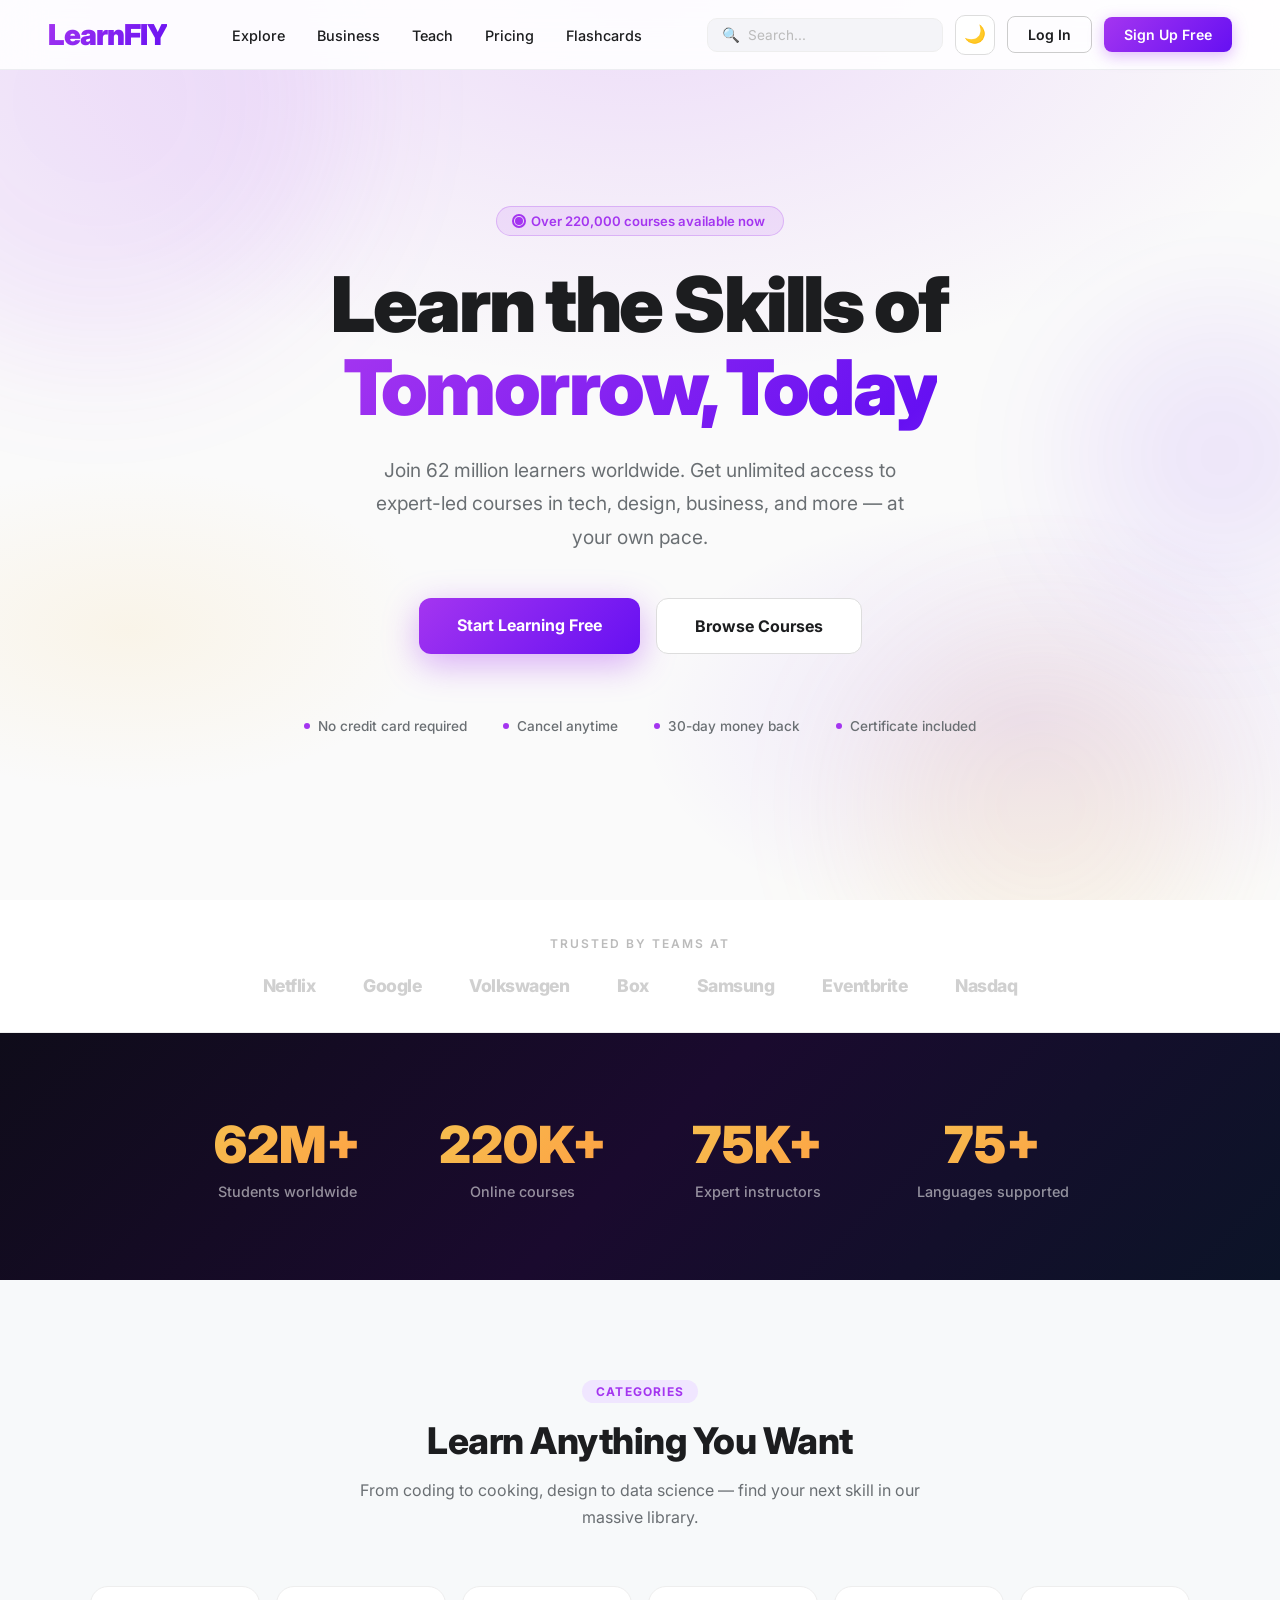
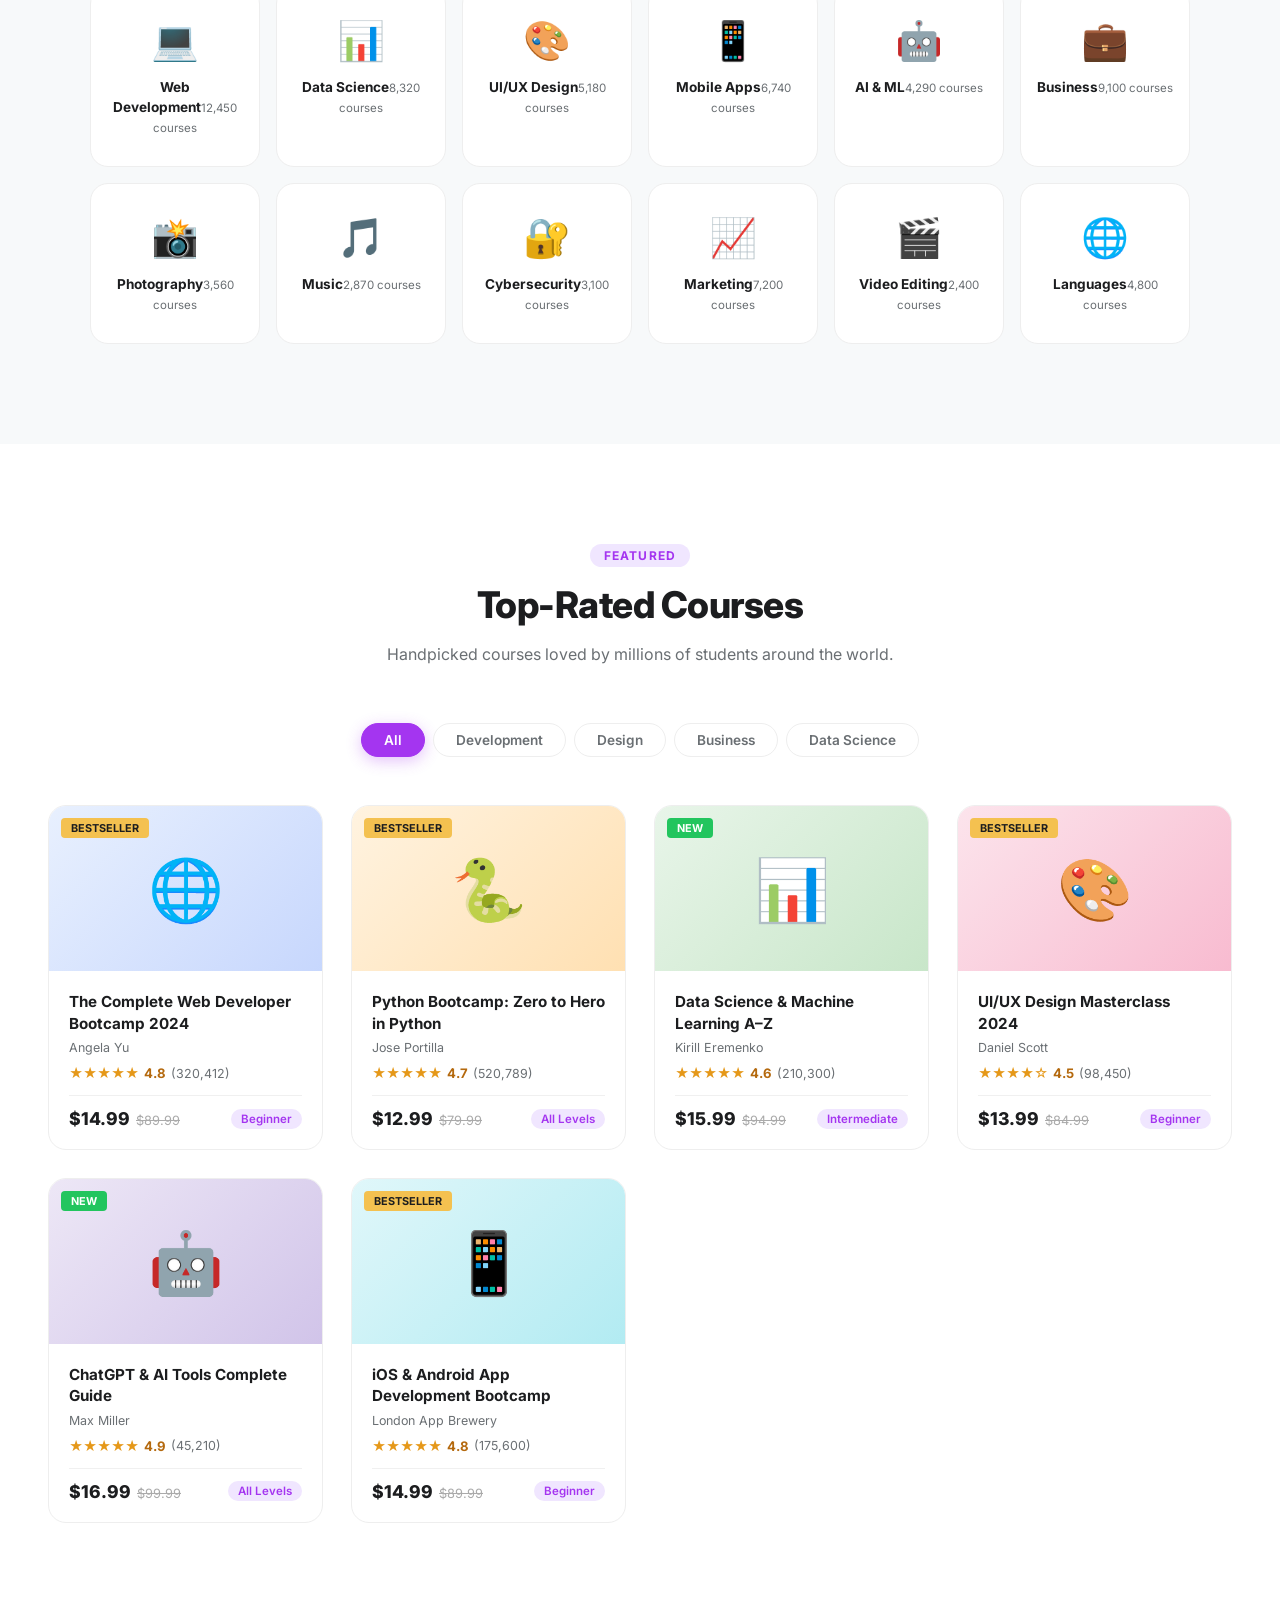
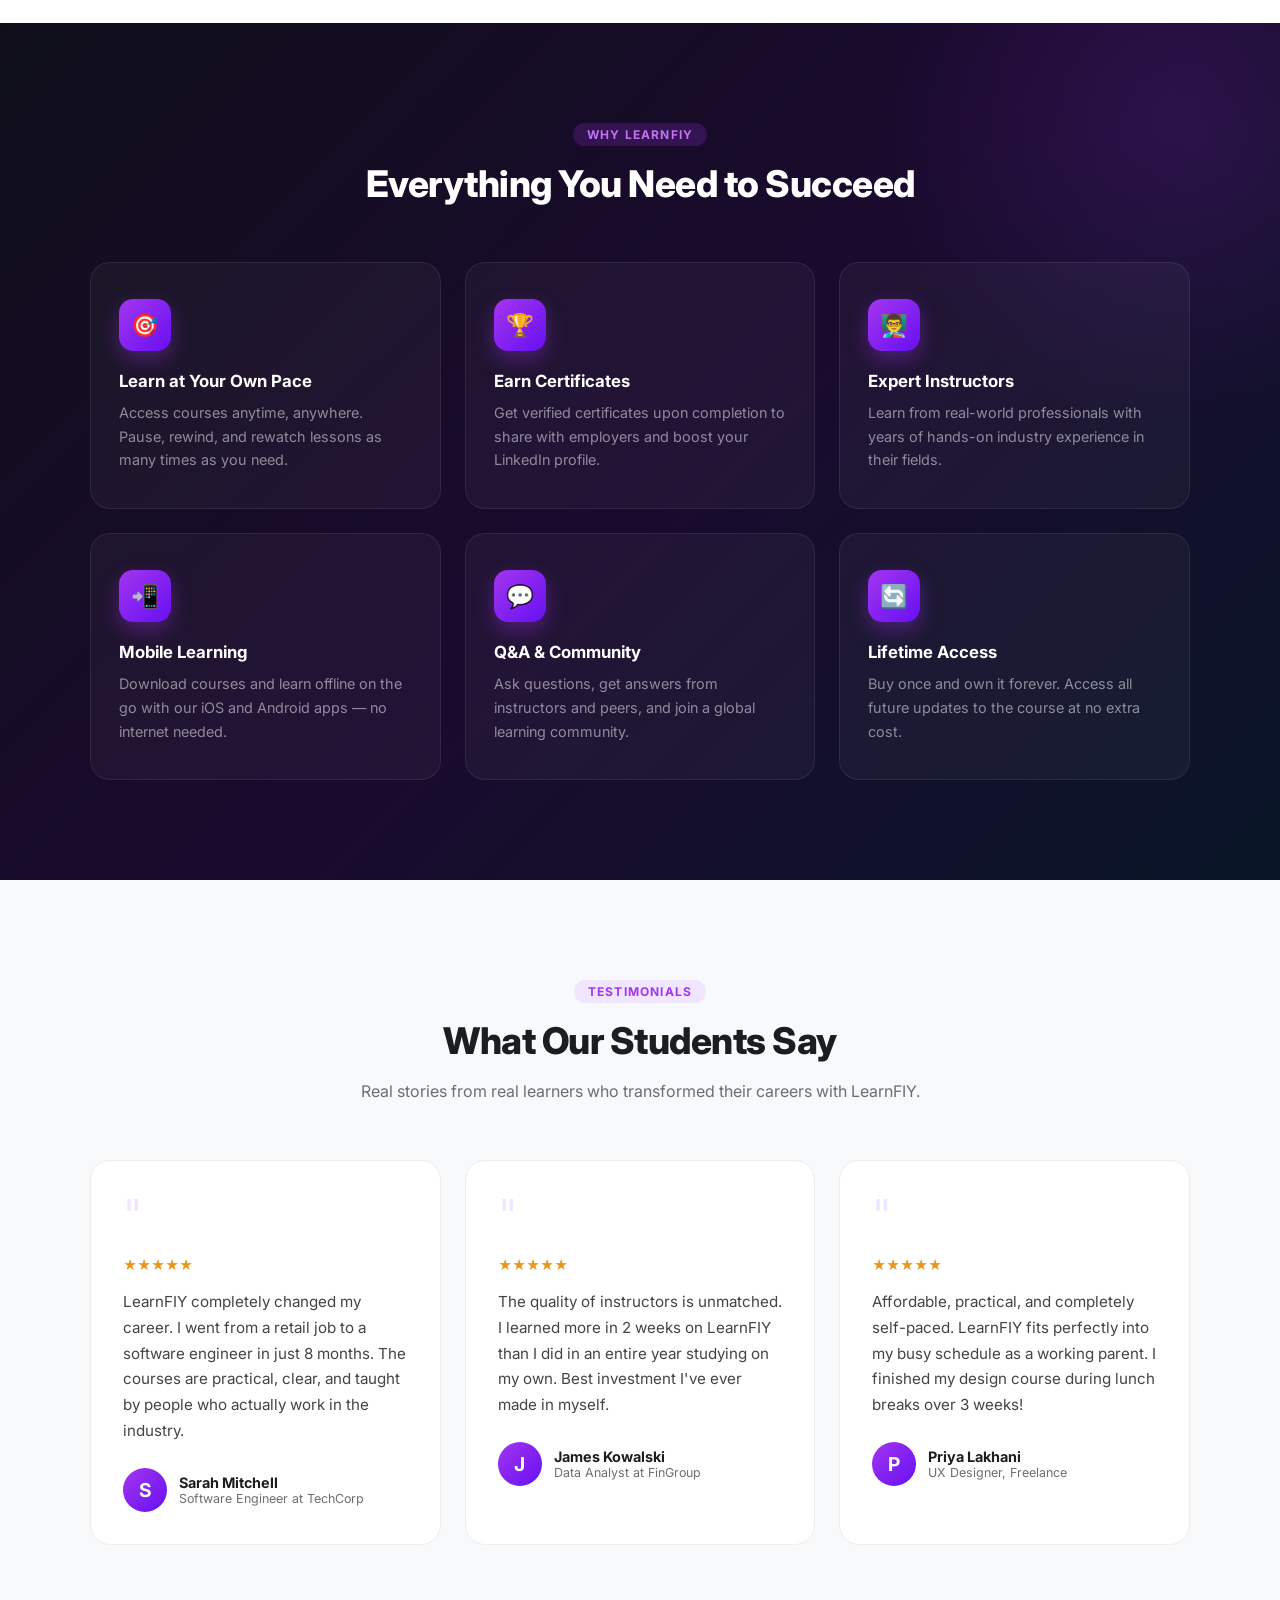
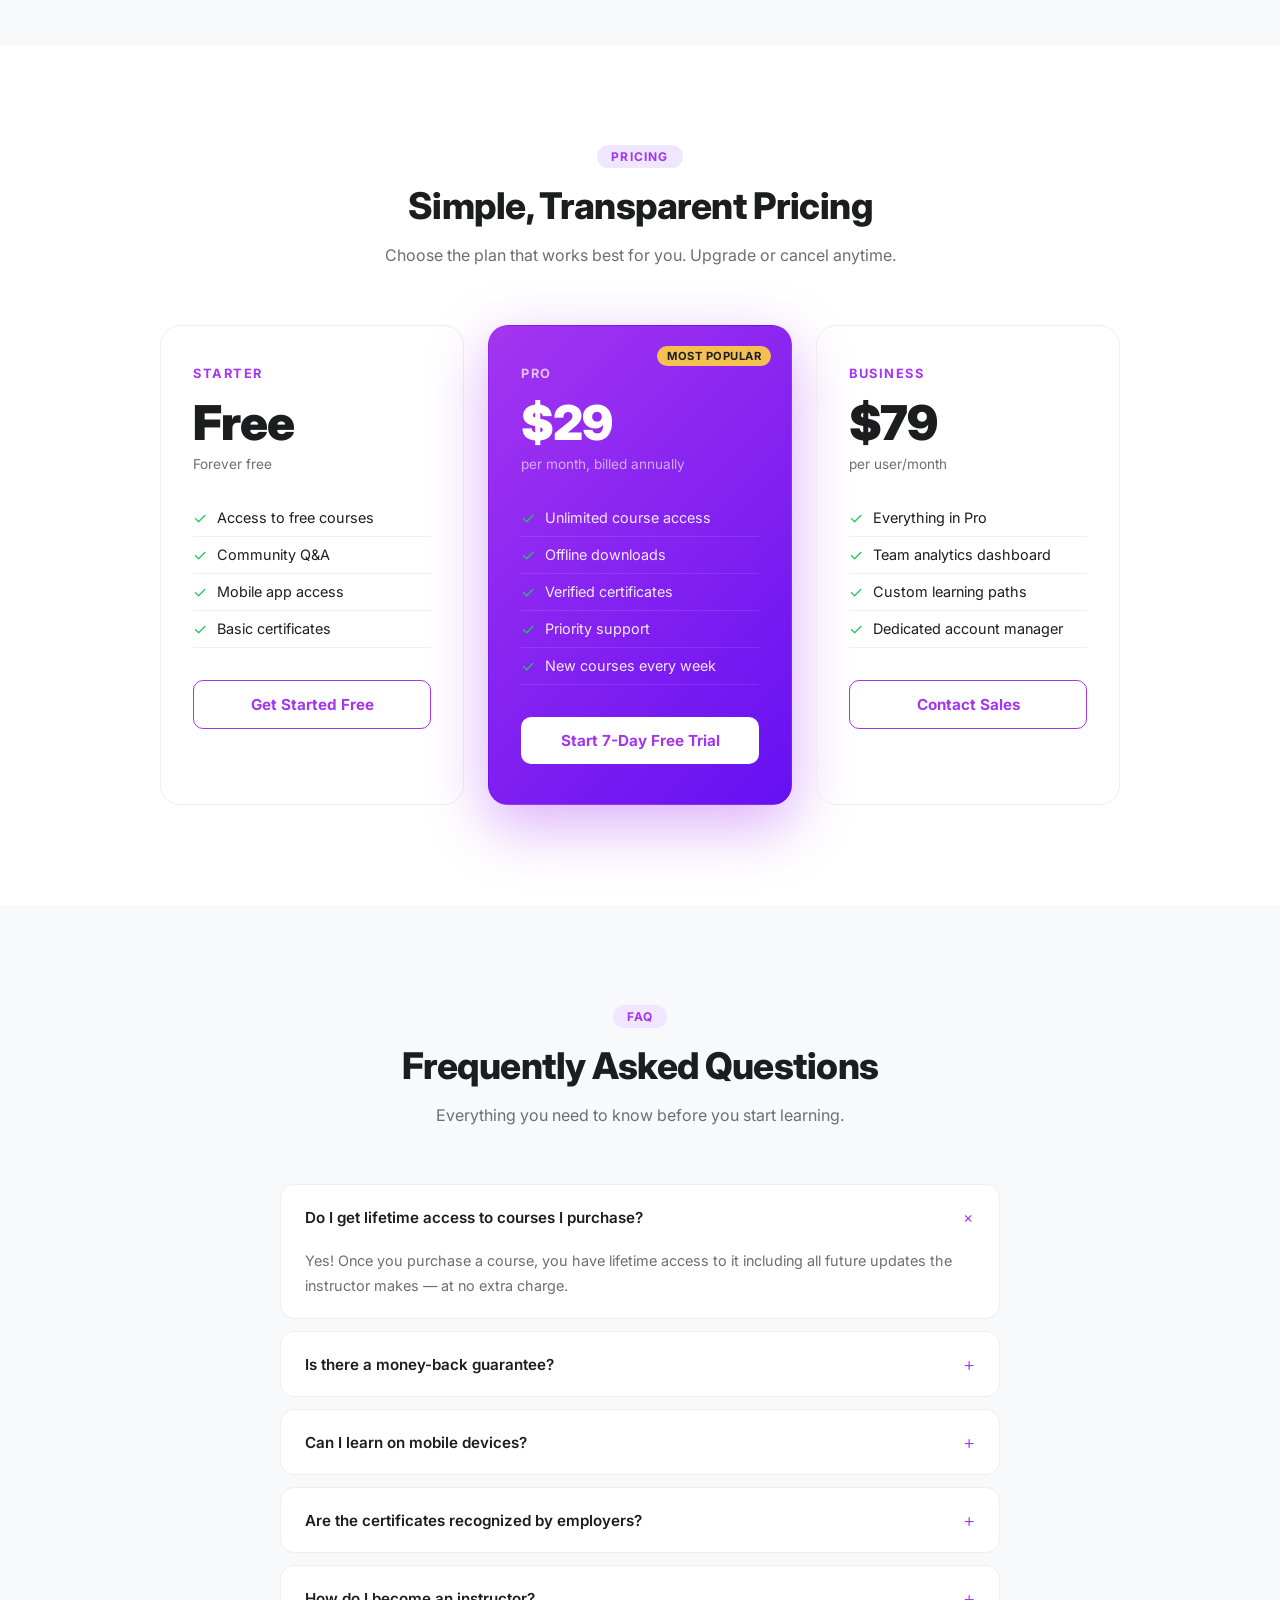
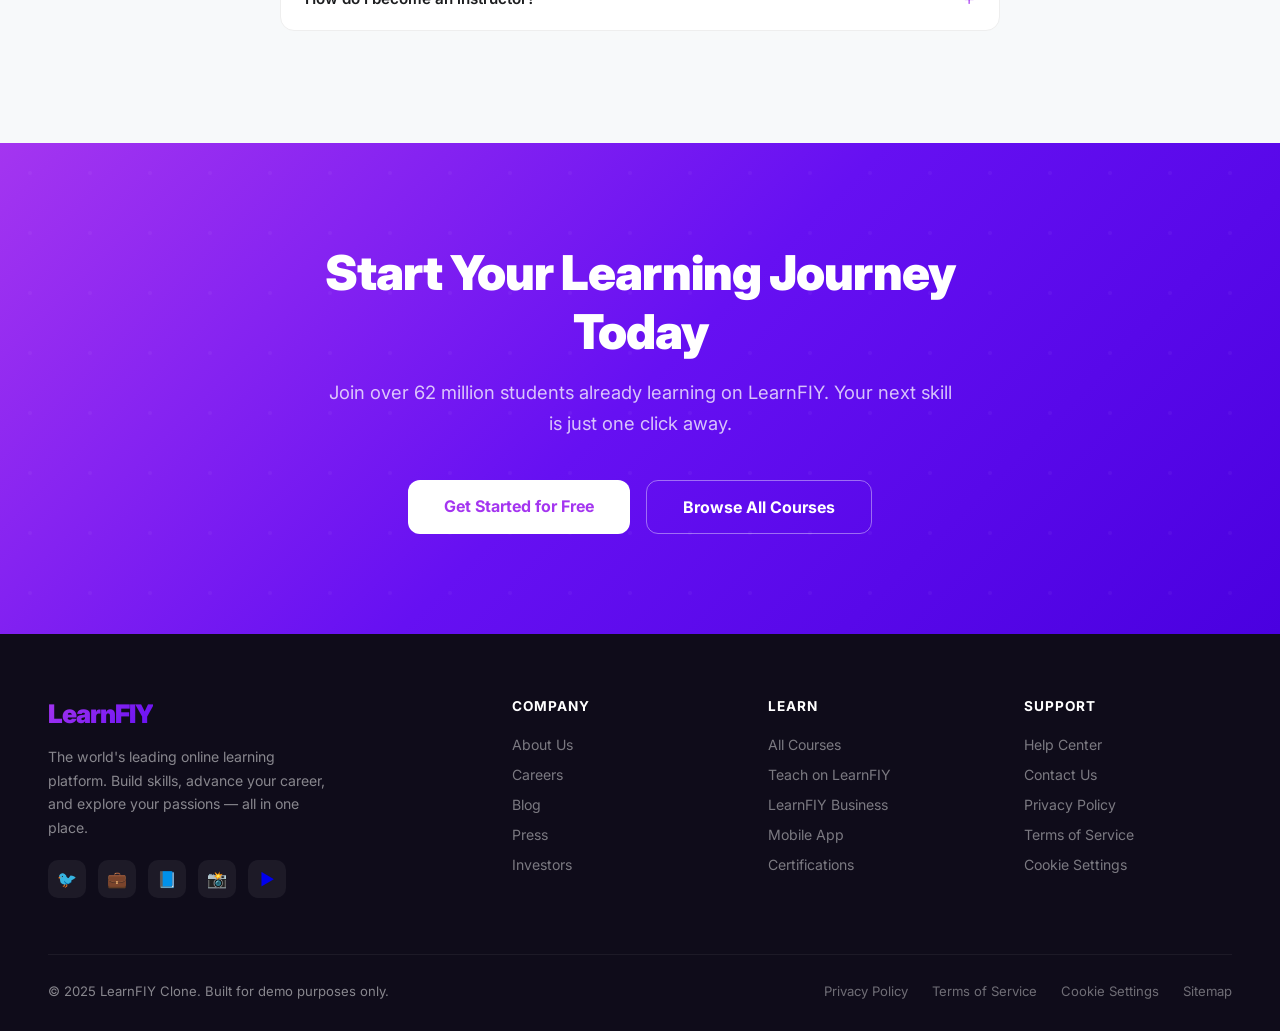
<file: index.html>
<!DOCTYPE html>
<html lang="en">
<head>
  <meta charset="UTF-8" />
  <meta name="viewport" content="width=device-width, initial-scale=1.0"/>
  <title>LearnFIY – Learn Without Limits</title>
  <link href="https://fonts.googleapis.com/css2?family=Inter:wght@300;400;500;600;700;800;900&display=swap" rel="stylesheet"/>
  <link rel="stylesheet" href="assets/css/styles.css">
  <link rel="stylesheet" href="assets/css/flashcards.css">
</head>
<body>
  <nav>
    <div class="logo">LearnFIY</div>
    <ul class="nav-center">
      <li><a href="#">Explore</a></li>
      <li><a href="#">Business</a></li>
      <li><a href="#">Teach</a></li>
      <li><a href="#">Pricing</a></li>
      <li><a href="pages/flashcards.html">Flashcards</a></li>
    </ul>
    <div class="nav-right">
      <div class="fc-nav-search">
        <span class="search-icon">&#128269;</span>
        <input type="text" placeholder="Search..." />
      </div>
      <button class="dark-toggle" id="darkToggle" onclick="toggleDark()" title="Toggle dark mode">&#127769;</button>
      <a href="pages/signup-login.html" class="btn btn-ghost">Log In</a>
      <a href="pages/signup-login.html" class="btn btn-purple">Sign Up Free</a>
    </div>
  </nav>
  <section class="hero">
    <div class="hero-bg"></div>
    <div class="blob blob-1"></div>
    <div class="blob blob-2"></div>
    <div class="blob blob-3"></div>
    <div class="hero-content">
      <div class="hero-badge">
        <span class="badge-dot"></span>
        Over 220,000 courses available now
      </div>
      <h1>Learn the Skills of<br/><span class="gradient-text">Tomorrow, Today</span></h1>
      <p>Join 62 million learners worldwide. Get unlimited access to expert-led courses in tech, design, business, and more — at your own pace.</p>
      <div class="hero-cta">
        <a href="pages/signup-login.html" class="btn-hero btn-hero-primary">Start Learning Free</a>
        <button class="btn-hero btn-hero-secondary">Browse Courses</button>
      </div>
      <div class="hero-trust">
        <div class="trust-item"><span class="trust-dot"></span> No credit card required</div>
        <div class="trust-item"><span class="trust-dot"></span> Cancel anytime</div>
        <div class="trust-item"><span class="trust-dot"></span> 30-day money back</div>
        <div class="trust-item"><span class="trust-dot"></span> Certificate included</div>
      </div>
    </div>
  </section>
  <section class="logos">
    <p class="logos-label">Trusted by teams at</p>
    <div class="logo-track">
      <span class="logo-item">Netflix</span>
      <span class="logo-item">Google</span>
      <span class="logo-item">Volkswagen</span>
      <span class="logo-item">Box</span>
      <span class="logo-item">Samsung</span>
      <span class="logo-item">Eventbrite</span>
      <span class="logo-item">Nasdaq</span>
    </div>
  </section>
  <section class="stats">
    <div class="stats-inner">
      <div class="stat-item"><h2>62M+</h2><p>Students worldwide</p></div>
      <div class="stat-item"><h2>220K+</h2><p>Online courses</p></div>
      <div class="stat-item"><h2>75K+</h2><p>Expert instructors</p></div>
      <div class="stat-item"><h2>75+</h2><p>Languages supported</p></div>
    </div>
  </section>
  <section class="categories">
    <div class="section-header">
      <span class="section-tag">Categories</span>
      <h2>Learn Anything You Want</h2>
      <p>From coding to cooking, design to data science — find your next skill in our massive library.</p>
    </div>
    <div class="category-grid">
      <div class="cat-card"><span class="cat-icon">💻</span><span class="cat-name">Web Development</span><span class="cat-count">12,450 courses</span></div>
      <div class="cat-card"><span class="cat-icon">📊</span><span class="cat-name">Data Science</span><span class="cat-count">8,320 courses</span></div>
      <div class="cat-card"><span class="cat-icon">🎨</span><span class="cat-name">UI/UX Design</span><span class="cat-count">5,180 courses</span></div>
      <div class="cat-card"><span class="cat-icon">📱</span><span class="cat-name">Mobile Apps</span><span class="cat-count">6,740 courses</span></div>
      <div class="cat-card"><span class="cat-icon">🤖</span><span class="cat-name">AI & ML</span><span class="cat-count">4,290 courses</span></div>
      <div class="cat-card"><span class="cat-icon">💼</span><span class="cat-name">Business</span><span class="cat-count">9,100 courses</span></div>
      <div class="cat-card"><span class="cat-icon">📸</span><span class="cat-name">Photography</span><span class="cat-count">3,560 courses</span></div>
      <div class="cat-card"><span class="cat-icon">🎵</span><span class="cat-name">Music</span><span class="cat-count">2,870 courses</span></div>
      <div class="cat-card"><span class="cat-icon">🔐</span><span class="cat-name">Cybersecurity</span><span class="cat-count">3,100 courses</span></div>
      <div class="cat-card"><span class="cat-icon">📈</span><span class="cat-name">Marketing</span><span class="cat-count">7,200 courses</span></div>
      <div class="cat-card"><span class="cat-icon">🎬</span><span class="cat-name">Video Editing</span><span class="cat-count">2,400 courses</span></div>
      <div class="cat-card"><span class="cat-icon">🌐</span><span class="cat-name">Languages</span><span class="cat-count">4,800 courses</span></div>
    </div>
  </section>
  <section class="courses">
    <div class="section-header">
      <span class="section-tag">Featured</span>
      <h2>Top-Rated Courses</h2>
      <p>Handpicked courses loved by millions of students around the world.</p>
    </div>
    <div class="courses-tabs">
      <button class="tab-btn active">All</button>
      <button class="tab-btn">Development</button>
      <button class="tab-btn">Design</button>
      <button class="tab-btn">Business</button>
      <button class="tab-btn">Data Science</button>
    </div>
    <div class="course-grid">

      <div class="course-card">
        <div class="course-thumb" style="background: linear-gradient(135deg,#e8f0fe,#c7d7fd);">
          <span class="badge-bestseller">Bestseller</span>🌐
        </div>
        <div class="course-info">
          <h3>The Complete Web Developer Bootcamp 2024</h3>
          <p class="instructor">Angela Yu</p>
          <div class="rating">
            <span class="stars">★★★★★</span>
            <span class="rating-num">4.8</span>
            <span class="rating-count">(320,412)</span>
          </div>
          <div class="course-footer">
            <div><span class="price">$14.99</span><span class="price-old">$89.99</span></div>
            <span class="course-level">Beginner</span>
          </div>
        </div>
      </div>

      <div class="course-card">
        <div class="course-thumb" style="background: linear-gradient(135deg,#fff3e0,#ffe0b2);">
          <span class="badge-bestseller">Bestseller</span>🐍
        </div>
        <div class="course-info">
          <h3>Python Bootcamp: Zero to Hero in Python</h3>
          <p class="instructor">Jose Portilla</p>
          <div class="rating">
            <span class="stars">★★★★★</span>
            <span class="rating-num">4.7</span>
            <span class="rating-count">(520,789)</span>
          </div>
          <div class="course-footer">
            <div><span class="price">$12.99</span><span class="price-old">$79.99</span></div>
            <span class="course-level">All Levels</span>
          </div>
        </div>
      </div>

      <div class="course-card">
        <div class="course-thumb" style="background: linear-gradient(135deg,#e8f5e9,#c8e6c9);">
          <span class="badge-new">New</span>📊
        </div>
        <div class="course-info">
          <h3>Data Science & Machine Learning A–Z</h3>
          <p class="instructor">Kirill Eremenko</p>
          <div class="rating">
            <span class="stars">★★★★★</span>
            <span class="rating-num">4.6</span>
            <span class="rating-count">(210,300)</span>
          </div>
          <div class="course-footer">
            <div><span class="price">$15.99</span><span class="price-old">$94.99</span></div>
            <span class="course-level">Intermediate</span>
          </div>
        </div>
      </div>

      <div class="course-card">
        <div class="course-thumb" style="background: linear-gradient(135deg,#fce4ec,#f8bbd0);">
          <span class="badge-bestseller">Bestseller</span>🎨
        </div>
        <div class="course-info">
          <h3>UI/UX Design Masterclass 2024</h3>
          <p class="instructor">Daniel Scott</p>
          <div class="rating">
            <span class="stars">★★★★☆</span>
            <span class="rating-num">4.5</span>
            <span class="rating-count">(98,450)</span>
          </div>
          <div class="course-footer">
            <div><span class="price">$13.99</span><span class="price-old">$84.99</span></div>
            <span class="course-level">Beginner</span>
          </div>
        </div>
      </div>

      <div class="course-card">
        <div class="course-thumb" style="background: linear-gradient(135deg,#ede7f6,#d1c4e9);">
          <span class="badge-new">New</span>🤖
        </div>
        <div class="course-info">
          <h3>ChatGPT & AI Tools Complete Guide</h3>
          <p class="instructor">Max Miller</p>
          <div class="rating">
            <span class="stars">★★★★★</span>
            <span class="rating-num">4.9</span>
            <span class="rating-count">(45,210)</span>
          </div>
          <div class="course-footer">
            <div><span class="price">$16.99</span><span class="price-old">$99.99</span></div>
            <span class="course-level">All Levels</span>
          </div>
        </div>
      </div>

      <div class="course-card">
        <div class="course-thumb" style="background: linear-gradient(135deg,#e0f7fa,#b2ebf2);">
          <span class="badge-bestseller">Bestseller</span>📱
        </div>
        <div class="course-info">
          <h3>iOS & Android App Development Bootcamp</h3>
          <p class="instructor">London App Brewery</p>
          <div class="rating">
            <span class="stars">★★★★★</span>
            <span class="rating-num">4.8</span>
            <span class="rating-count">(175,600)</span>
          </div>
          <div class="course-footer">
            <div><span class="price">$14.99</span><span class="price-old">$89.99</span></div>
            <span class="course-level">Beginner</span>
          </div>
        </div>
      </div>

    </div>
  </section>
  <section class="features">
    <div class="section-header">
      <span class="section-tag">Why LearnFIY</span>
      <h2>Everything You Need to Succeed</h2>
    </div>
    <div class="feature-grid">
      <div class="feature-card">
        <div class="feature-icon">🎯</div>
        <h3>Learn at Your Own Pace</h3>
        <p>Access courses anytime, anywhere. Pause, rewind, and rewatch lessons as many times as you need.</p>
      </div>
      <div class="feature-card">
        <div class="feature-icon">🏆</div>
        <h3>Earn Certificates</h3>
        <p>Get verified certificates upon completion to share with employers and boost your LinkedIn profile.</p>
      </div>
      <div class="feature-card">
        <div class="feature-icon">👨‍🏫</div>
        <h3>Expert Instructors</h3>
        <p>Learn from real-world professionals with years of hands-on industry experience in their fields.</p>
      </div>
      <div class="feature-card">
        <div class="feature-icon">📲</div>
        <h3>Mobile Learning</h3>
        <p>Download courses and learn offline on the go with our iOS and Android apps — no internet needed.</p>
      </div>
      <div class="feature-card">
        <div class="feature-icon">💬</div>
        <h3>Q&A & Community</h3>
        <p>Ask questions, get answers from instructors and peers, and join a global learning community.</p>
      </div>
      <div class="feature-card">
        <div class="feature-icon">🔄</div>
        <h3>Lifetime Access</h3>
        <p>Buy once and own it forever. Access all future updates to the course at no extra cost.</p>
      </div>
    </div>
  </section>
  <section class="testimonials">
    <div class="section-header">
      <span class="section-tag">Testimonials</span>
      <h2>What Our Students Say</h2>
      <p>Real stories from real learners who transformed their careers with LearnFIY.</p>
    </div>
    <div class="testimonial-grid">

      <div class="testimonial-card">
        <div class="quote-icon">"</div>
        <div class="testimonial-stars">★★★★★</div>
        <p>LearnFIY completely changed my career. I went from a retail job to a software engineer in just 8 months. The courses are practical, clear, and taught by people who actually work in the industry.</p>
        <div class="testimonial-author">
          <div class="author-avatar">S</div>
          <div>
            <div class="author-name">Sarah Mitchell</div>
            <div class="author-role">Software Engineer at TechCorp</div>
          </div>
        </div>
      </div>

      <div class="testimonial-card">
        <div class="quote-icon">"</div>
        <div class="testimonial-stars">★★★★★</div>
        <p>The quality of instructors is unmatched. I learned more in 2 weeks on LearnFIY than I did in an entire year studying on my own. Best investment I've ever made in myself.</p>
        <div class="testimonial-author">
          <div class="author-avatar">J</div>
          <div>
            <div class="author-name">James Kowalski</div>
            <div class="author-role">Data Analyst at FinGroup</div>
          </div>
        </div>
      </div>

      <div class="testimonial-card">
        <div class="quote-icon">"</div>
        <div class="testimonial-stars">★★★★★</div>
        <p>Affordable, practical, and completely self-paced. LearnFIY fits perfectly into my busy schedule as a working parent. I finished my design course during lunch breaks over 3 weeks!</p>
        <div class="testimonial-author">
          <div class="author-avatar">P</div>
          <div>
            <div class="author-name">Priya Lakhani</div>
            <div class="author-role">UX Designer, Freelance</div>
          </div>
        </div>
      </div>

    </div>
  </section>
  <section class="pricing">
    <div class="section-header">
      <span class="section-tag">Pricing</span>
      <h2>Simple, Transparent Pricing</h2>
      <p>Choose the plan that works best for you. Upgrade or cancel anytime.</p>
    </div>
    <div class="pricing-grid">

      <div class="pricing-card">
        <div class="pricing-plan">Starter</div>
        <div class="pricing-price">Free</div>
        <div class="pricing-period">Forever free</div>
        <ul class="pricing-features">
          <li><span>✓</span> Access to free courses</li>
          <li><span>✓</span> Community Q&A</li>
          <li><span>✓</span> Mobile app access</li>
          <li><span>✓</span> Basic certificates</li>
        </ul>
        <button class="btn-pricing btn-pricing-outline">Get Started Free</button>
      </div>

      <div class="pricing-card featured">
        <div class="pricing-badge">Most Popular</div>
        <div class="pricing-plan">Pro</div>
        <div class="pricing-price">$29</div>
        <div class="pricing-period">per month, billed annually</div>
        <ul class="pricing-features">
          <li><span>✓</span> Unlimited course access</li>
          <li><span>✓</span> Offline downloads</li>
          <li><span>✓</span> Verified certificates</li>
          <li><span>✓</span> Priority support</li>
          <li><span>✓</span> New courses every week</li>
        </ul>
        <button class="btn-pricing btn-pricing-white">Start 7-Day Free Trial</button>
      </div>

      <div class="pricing-card">
        <div class="pricing-plan">Business</div>
        <div class="pricing-price">$79</div>
        <div class="pricing-period">per user/month</div>
        <ul class="pricing-features">
          <li><span>✓</span> Everything in Pro</li>
          <li><span>✓</span> Team analytics dashboard</li>
          <li><span>✓</span> Custom learning paths</li>
          <li><span>✓</span> Dedicated account manager</li>
        </ul>
        <button class="btn-pricing btn-pricing-outline">Contact Sales</button>
      </div>

    </div>
  </section>
  <section class="faq">
    <div class="section-header">
      <span class="section-tag">FAQ</span>
      <h2>Frequently Asked Questions</h2>
      <p>Everything you need to know before you start learning.</p>
    </div>
    <div class="faq-list">

      <div class="faq-item open">
        <button class="faq-question" onclick="toggleFaq(this)">
          Do I get lifetime access to courses I purchase?
          <span class="faq-icon">+</span>
        </button>
        <div class="faq-answer">Yes! Once you purchase a course, you have lifetime access to it including all future updates the instructor makes — at no extra charge.</div>
      </div>

      <div class="faq-item">
        <button class="faq-question" onclick="toggleFaq(this)">
          Is there a money-back guarantee?
          <span class="faq-icon">+</span>
        </button>
        <div class="faq-answer">Absolutely. We offer a full 30-day money-back guarantee on all courses. If you're not satisfied for any reason, contact support and we'll refund you — no questions asked.</div>
      </div>

      <div class="faq-item">
        <button class="faq-question" onclick="toggleFaq(this)">
          Can I learn on mobile devices?
          <span class="faq-icon">+</span>
        </button>
        <div class="faq-answer">Yes! Our iOS and Android apps let you stream or download courses and learn anywhere — even without internet access.</div>
      </div>

      <div class="faq-item">
        <button class="faq-question" onclick="toggleFaq(this)">
          Are the certificates recognized by employers?
          <span class="faq-icon">+</span>
        </button>
        <div class="faq-answer">Our certificates of completion are widely recognized and can be shared on LinkedIn, added to your resume, or sent directly to employers to showcase your new skills.</div>
      </div>

      <div class="faq-item">
        <button class="faq-question" onclick="toggleFaq(this)">
          How do I become an instructor?
          <span class="faq-icon">+</span>
        </button>
        <div class="faq-answer">Anyone can teach on LearnFIY. Simply sign up as an instructor, create your course content, and publish it. Our instructor support team will guide you every step of the way.</div>
      </div>

    </div>
  </section>
  <section class="cta">
    <div class="cta-content">
      <h2>Start Your Learning Journey Today</h2>
      <p>Join over 62 million students already learning on LearnFIY. Your next skill is just one click away.</p>
      <div class="cta-btns">
        <a href="pages/signup-login.html" class="btn-cta-white">Get Started for Free</a>
        <button class="btn-cta-outline">Browse All Courses</button>
      </div>
    </div>
  </section>
  <footer>
    <div class="footer-top">
      <div class="footer-brand">
        <div class="logo">LearnFIY</div>
        <p>The world's leading online learning platform. Build skills, advance your career, and explore your passions — all in one place.</p>
        <div class="footer-socials">
          <a class="social-btn" href="#">🐦</a>
          <a class="social-btn" href="#">💼</a>
          <a class="social-btn" href="#">📘</a>
          <a class="social-btn" href="#">📸</a>
          <a class="social-btn" href="#">▶️</a>
        </div>
      </div>
      <div class="footer-col">
        <h4>Company</h4>
        <ul>
          <li><a href="#">About Us</a></li>
          <li><a href="#">Careers</a></li>
          <li><a href="#">Blog</a></li>
          <li><a href="#">Press</a></li>
          <li><a href="#">Investors</a></li>
        </ul>
      </div>
      <div class="footer-col">
        <h4>Learn</h4>
        <ul>
          <li><a href="#">All Courses</a></li>
          <li><a href="#">Teach on LearnFIY</a></li>
          <li><a href="#">LearnFIY Business</a></li>
          <li><a href="#">Mobile App</a></li>
          <li><a href="#">Certifications</a></li>
        </ul>
      </div>
      <div class="footer-col">
        <h4>Support</h4>
        <ul>
          <li><a href="#">Help Center</a></li>
          <li><a href="#">Contact Us</a></li>
          <li><a href="#">Privacy Policy</a></li>
          <li><a href="#">Terms of Service</a></li>
          <li><a href="#">Cookie Settings</a></li>
        </ul>
      </div>
    </div>
      <div class="footer-bottom">
      <p>&copy; 2025 LearnFIY Clone. Built for demo purposes only.</p>
       <div class="footer-bottom-links">
        <a href="#">Privacy Policy</a>
        <a href="#">Terms of Service</a>
        <a href="#">Cookie Settings</a>
        <a href="#">Sitemap</a>
      </div>
    </div>
  </footer>

  <script src="assets/js/script.js"></script>
  <script src="assets/js/flashcards.js"></script>

</body>
</html>
</file>
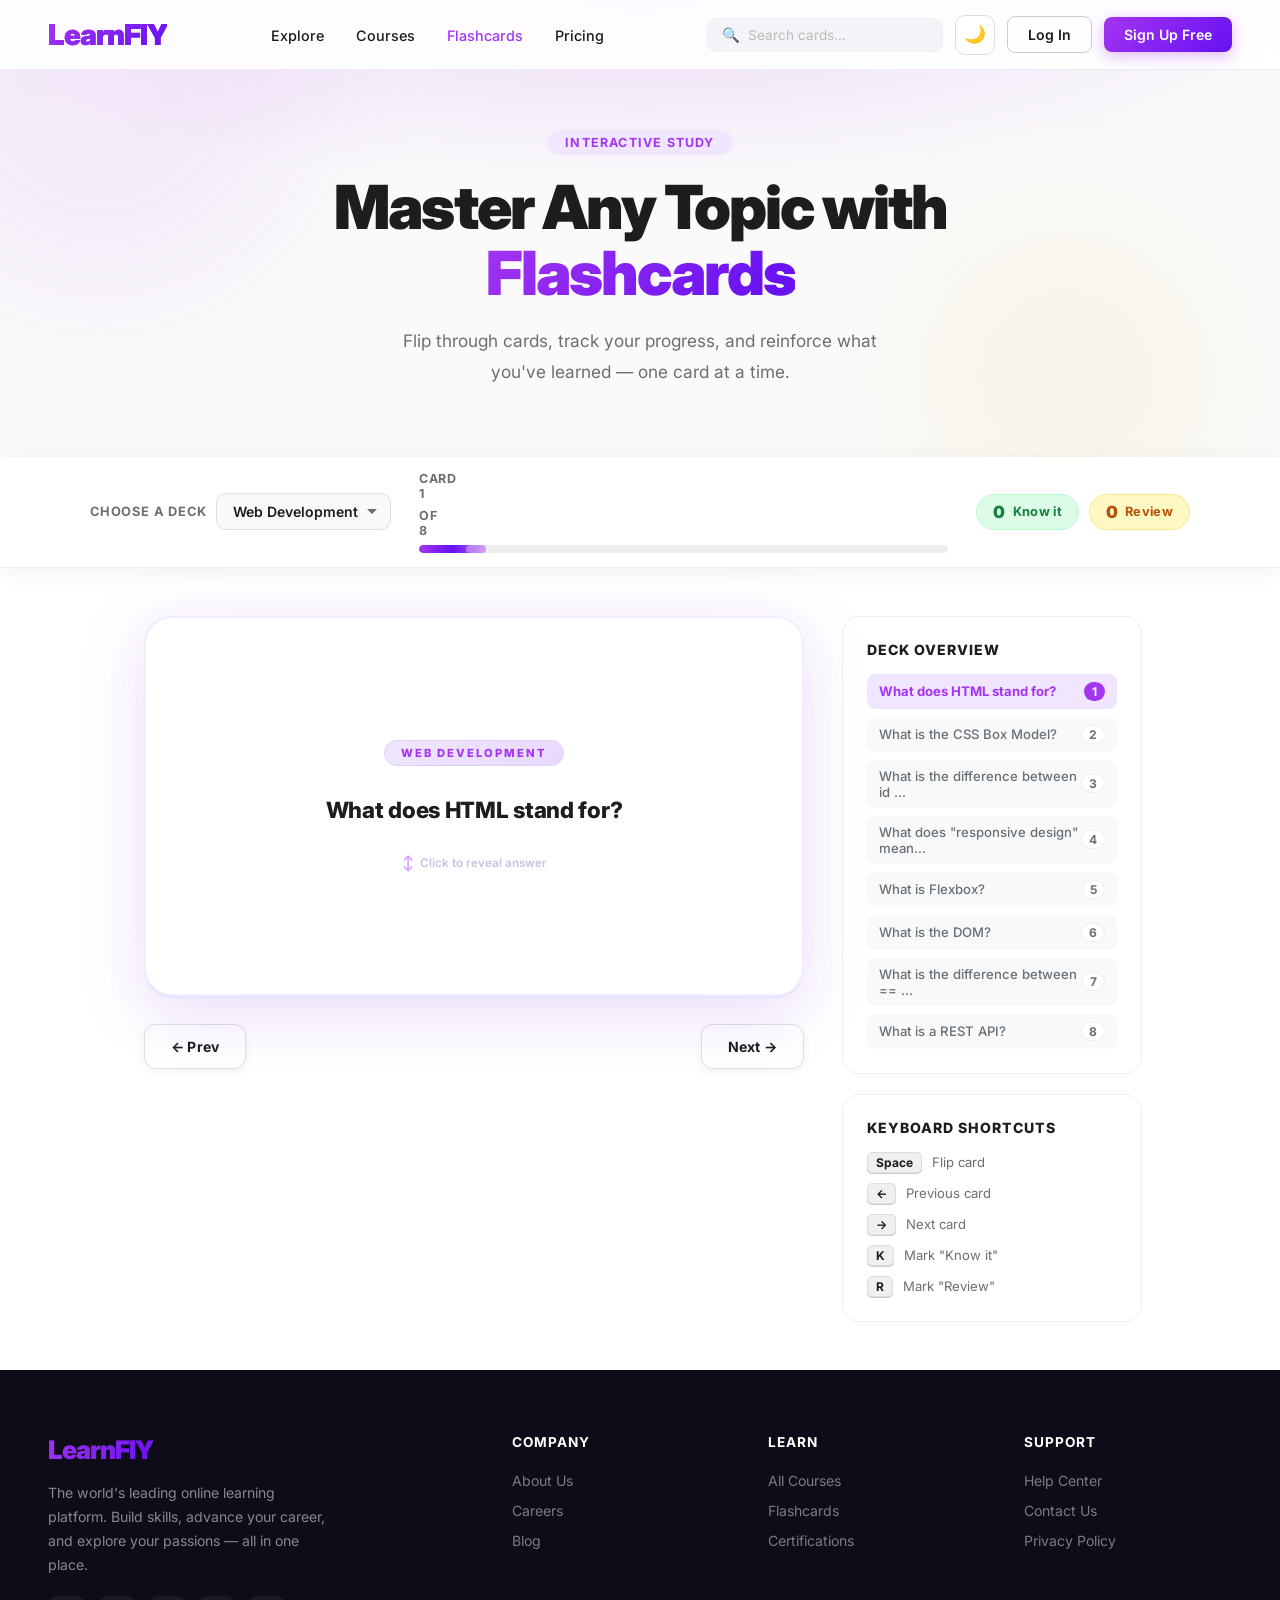
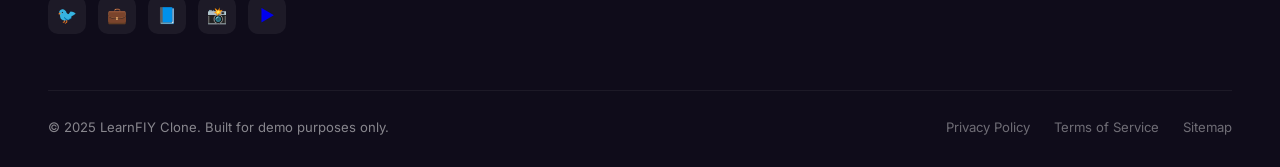
<file: pages/flashcards.html>
<!DOCTYPE html>
<html lang="en">
<head>
  <meta charset="UTF-8" />
  <meta name="viewport" content="width=device-width, initial-scale=1.0"/>
  <title>Flashcards – LearnFIY</title>
  <link href="https://fonts.googleapis.com/css2?family=Inter:wght@300;400;500;600;700;800;900&display=swap" rel="stylesheet"/>
  <link rel="stylesheet" href="../assets/css/styles.css">
  <link rel="stylesheet" href="../assets/css/flashcards.css">
</head>
<body>
  <nav>
    <div class="logo"><a href="../index.html" style="text-decoration:none;background:linear-gradient(135deg,#a435f0,#6610f2);-webkit-background-clip:text;-webkit-text-fill-color:transparent;">LearnFIY</a></div>
    <ul class="nav-center">
      <li><a href="../index.html">Explore</a></li>
      <li><a href="../index.html#courses">Courses</a></li>
      <li><a href="flashcards.html" style="color:var(--purple)">Flashcards</a></li>
      <li><a href="../index.html#pricing">Pricing</a></li>
    </ul>
    <div class="nav-right">
      <div class="fc-nav-search">
        <span class="search-icon">&#128269;</span>
        <input type="text" id="navSearch" placeholder="Search cards..." oninput="searchCards(this.value)" />
      </div>
      <button class="dark-toggle" id="darkToggle" onclick="toggleDark()" title="Toggle dark mode">&#127769;</button>
      <a href="signup-login.html" class="btn btn-ghost">Log In</a>
      <a href="signup-login.html" class="btn btn-purple">Sign Up Free</a>
    </div>
  </nav>

  <section class="fc-hero">
    <div class="blob blob-1"></div>
    <div class="blob blob-2"></div>
    <div class="fc-hero-content">
      <span class="section-tag">Interactive Study</span>
      <h1>Master Any Topic with <span class="gradient-text">Flashcards</span></h1>
      <p>Flip through cards, track your progress, and reinforce what you've learned — one card at a time.</p>
    </div>
  </section>

  <section class="fc-controls-bar">
    <div class="fc-controls-inner">
      <div class="fc-deck-select-wrap">
        <label for="deckSelect">Choose a deck</label>
        <select id="deckSelect" onchange="loadDeck(this.value)">
          <option value="webdev">Web Development</option>
          <option value="python">Python Basics</option>
          <option value="uiux">UI/UX Design</option>
          <option value="ml">Machine Learning</option>
        </select>
      </div>
      <div class="fc-progress-wrap">
        <span id="progressLabel">Card <span id="currentNum">1</span> of <span id="totalNum">1</span></span>
        <div class="fc-progress-bar"><div class="fc-progress-fill" id="progressFill"></div></div>
      </div>
      <div class="fc-stats">
        <div class="fc-stat fc-stat-know"><span id="knowCount">0</span> Know it</div>
        <div class="fc-stat fc-stat-review"><span id="reviewCount">0</span> Review</div>
      </div>
    </div>
  </section>

  <section class="fc-main">
    <div class="fc-card-area">
      <div class="fc-card" id="flashcard" onclick="flipCard()">
        <div class="fc-card-inner" id="cardInner">
          <div class="fc-card-front">
            <div class="fc-card-category" id="cardCategory">Web Development</div>
            <div class="fc-card-question" id="cardQuestion">Loading...</div>
            <div class="fc-flip-hint">Click to reveal answer</div>
          </div>
          <div class="fc-card-back">
            <div class="fc-card-answer-label">Answer</div>
            <div class="fc-card-answer" id="cardAnswer"></div>
          </div>
        </div>
      </div>

      <div class="fc-action-row">
        <button class="fc-btn fc-btn-prev" onclick="prevCard()">&#8592; Prev</button>
        <div class="fc-verdict-btns" id="verdictBtns" style="display:none">
          <button class="fc-btn fc-btn-review" onclick="markCard('review')">&#x21BA; Review Again</button>
          <button class="fc-btn fc-btn-know" onclick="markCard('know')">&#x2713; Know It</button>
        </div>
        <button class="fc-btn fc-btn-next" onclick="nextCard()">Next &#8594;</button>
      </div>
    </div>

    <div class="fc-sidebar">
      <div class="fc-sidebar-card">
        <h3>Deck Overview</h3>
        <div id="deckList" class="fc-deck-list"></div>
      </div>
      <div class="fc-sidebar-card">
        <h3>Keyboard Shortcuts</h3>
        <ul class="fc-shortcuts">
          <li><kbd>Space</kbd> Flip card</li>
          <li><kbd>&#8592;</kbd> Previous card</li>
          <li><kbd>&#8594;</kbd> Next card</li>
          <li><kbd>K</kbd> Mark "Know it"</li>
          <li><kbd>R</kbd> Mark "Review"</li>
        </ul>
      </div>
    </div>
  </section>

  <div class="fc-complete-modal" id="completeModal" style="display:none">
    <div class="fc-modal-box">
      <div class="fc-modal-icon">&#127881;</div>
      <h2>Deck Complete!</h2>
      <p>You've gone through all <strong id="modalTotal"></strong> cards.</p>
      <div class="fc-modal-stats">
        <div class="fc-modal-stat know"><span id="modalKnow">0</span><small>Know it</small></div>
        <div class="fc-modal-stat review"><span id="modalReview">0</span><small>Need review</small></div>
      </div>
      <div class="fc-modal-actions">
        <button class="btn-pricing btn-pricing-outline" onclick="restartDeck()">Restart Deck</button>
        <button class="btn btn-purple" onclick="reviewWeak()">Review Weak Cards</button>
      </div>
    </div>
  </div>

  <footer>
    <div class="footer-top">
      <div class="footer-brand">
        <div class="logo">LearnFIY</div>
        <p>The world's leading online learning platform. Build skills, advance your career, and explore your passions — all in one place.</p>
        <div class="footer-socials">
          <a class="social-btn" href="#">&#x1F426;</a>
          <a class="social-btn" href="#">&#x1F4BC;</a>
          <a class="social-btn" href="#">&#x1F4D8;</a>
          <a class="social-btn" href="#">&#x1F4F8;</a>
          <a class="social-btn" href="#">&#x25B6;&#xFE0F;</a>
        </div>
      </div>
      <div class="footer-col">
        <h4>Company</h4>
        <ul>
          <li><a href="#">About Us</a></li>
          <li><a href="#">Careers</a></li>
          <li><a href="#">Blog</a></li>
        </ul>
      </div>
      <div class="footer-col">
        <h4>Learn</h4>
        <ul>
          <li><a href="../index.html">All Courses</a></li>
          <li><a href="flashcards.html">Flashcards</a></li>
          <li><a href="#">Certifications</a></li>
        </ul>
      </div>
      <div class="footer-col">
        <h4>Support</h4>
        <ul>
          <li><a href="#">Help Center</a></li>
          <li><a href="#">Contact Us</a></li>
          <li><a href="#">Privacy Policy</a></li>
        </ul>
      </div>
    </div>
    <div class="footer-bottom">
      <p>&copy; 2025 LearnFIY Clone. Built for demo purposes only.</p>
      <div class="footer-bottom-links">
        <a href="#">Privacy Policy</a>
        <a href="#">Terms of Service</a>
        <a href="#">Sitemap</a>
      </div>
    </div>
  </footer>

  <script src="../assets/js/flashcards.js"></script>
</body>
</html>
</file>
<file: assets/css/styles.css>
:root {
  --purple: #a435f0;
  --purple-dark: #7600bc;
  --purple-light: #f0e6ff;
  --yellow: #f4c150;
  --dark: #1c1d1f;
  --gray: #6a6f73;
  --light: #f7f9fa;
  --white: #ffffff;
}

* { margin: 0; padding: 0; box-sizing: border-box; }
html { scroll-behavior: smooth; }
body { font-family: 'Inter', sans-serif; color: var(--dark); overflow-x: hidden; }
::-webkit-scrollbar { width: 6px; }
::-webkit-scrollbar-track { background: #f1f1f1; }
::-webkit-scrollbar-thumb { background: var(--purple); border-radius: 10px; }

/* NAV */
nav {
  position: fixed; top: 0; left: 0; right: 0; z-index: 1000;
  display: flex; align-items: center; justify-content: space-between;
  padding: 0 48px; height: 70px;
  background: rgba(255,255,255,0.88);
  backdrop-filter: blur(20px);
  border-bottom: 1px solid rgba(209,215,220,0.4);
}
.logo {
  font-size: 1.8rem; font-weight: 900; letter-spacing: -1px;
  background: linear-gradient(135deg, var(--purple), #6610f2);
  -webkit-background-clip: text; -webkit-text-fill-color: transparent;
}
.nav-center { display: flex; gap: 32px; list-style: none; }
.nav-center a {
  text-decoration: none; color: var(--dark); font-size: 0.9rem;
  font-weight: 500; position: relative; transition: color 0.2s;
}
.nav-center a::after {
  content: ''; position: absolute; bottom: -4px; left: 0;
  width: 0; height: 2px; background: var(--purple); transition: width 0.3s;
}
.nav-center a:hover { color: var(--purple); }
.nav-center a:hover::after { width: 100%; }
.nav-right { display: flex; align-items: center; gap: 12px; }
.btn {
  padding: 9px 20px; border-radius: 8px; font-size: 0.88rem;
  font-weight: 600; cursor: pointer; transition: all 0.25s;
  border: none; font-family: 'Inter', sans-serif;
  text-decoration: none;
  display: inline-block;
}
.btn-ghost { background: transparent; color: var(--dark); border: 1.5px solid #ccc; }
.btn-ghost:hover { border-color: var(--purple); color: var(--purple); }
.btn-purple {
  background: linear-gradient(135deg, var(--purple), #6610f2);
  color: #fff; box-shadow: 0 4px 15px rgba(164,53,240,0.35);
}
.btn-purple:hover { transform: translateY(-2px); box-shadow: 0 8px 25px rgba(164,53,240,0.5); }

/* HERO */
.hero {
  min-height: 100vh; display: flex; align-items: center;
  justify-content: center; text-align: center;
  position: relative; padding: 120px 40px 80px; overflow: hidden;
}
.hero-bg {
  position: absolute; inset: 0;
  background:
    radial-gradient(ellipse 80% 60% at 50% 0%, rgba(164,53,240,0.15) 0%, transparent 70%),
    radial-gradient(ellipse 50% 40% at 80% 80%, rgba(102,16,242,0.1) 0%, transparent 60%),
    radial-gradient(ellipse 40% 30% at 10% 70%, rgba(244,193,80,0.1) 0%, transparent 60%),
    #fafafa;
}
.blob {
  position: absolute; border-radius: 50%; filter: blur(70px);
  opacity: 0.35; animation: float 8s ease-in-out infinite;
}
.blob-1 { width: 500px; height: 500px; background: rgba(164,53,240,0.3); top: -150px; left: -150px; }
.blob-2 { width: 350px; height: 350px; background: rgba(244,193,80,0.35); bottom: -80px; right: 5%; animation-delay: -4s; }
.blob-3 { width: 280px; height: 280px; background: rgba(102,16,242,0.25); top: 35%; right: -80px; animation-delay: -2s; }

@keyframes float {
  0%, 100% { transform: translateY(0) scale(1); }
  50% { transform: translateY(-30px) scale(1.05); }
}
@keyframes fadeUp {
  from { opacity: 0; transform: translateY(30px); }
  to { opacity: 1; transform: translateY(0); }
}
@keyframes fadeDown {
  from { opacity: 0; transform: translateY(-20px); }
  to { opacity: 1; transform: translateY(0); }
}
@keyframes pulse-ring {
  0% { transform: scale(1); opacity: 0.5; }
  100% { transform: scale(1.5); opacity: 0; }
}
@keyframes shimmer {
  0% { background-position: -200% center; }
  100% { background-position: 200% center; }
}

.hero-content { position: relative; z-index: 2; max-width: 860px; }
.hero-badge {
  display: inline-flex; align-items: center; gap: 8px;
  background: rgba(164,53,240,0.1); border: 1px solid rgba(164,53,240,0.25);
  color: var(--purple); padding: 6px 18px; border-radius: 50px;
  font-size: 0.82rem; font-weight: 600; margin-bottom: 28px;
  animation: fadeDown 0.6s ease;
}
.badge-dot {
  width: 8px; height: 8px; background: var(--purple);
  border-radius: 50%; position: relative;
}
.badge-dot::after {
  content: ''; position: absolute; inset: -3px;
  border-radius: 50%; border: 2px solid var(--purple);
  animation: pulse-ring 1.5s infinite;
}
.hero h1 {
  font-size: clamp(2.8rem, 6vw, 5.2rem); font-weight: 900;
  line-height: 1.08; letter-spacing: -2.5px; margin-bottom: 24px;
  animation: fadeUp 0.7s ease 0.1s both;
}
.gradient-text {
  background: linear-gradient(135deg, var(--purple) 0%, #6610f2 50%, #c471f5 100%);
  -webkit-background-clip: text; -webkit-text-fill-color: transparent;
  background-size: 200% auto; animation: shimmer 4s linear infinite;
}
.hero p {
  font-size: 1.2rem; color: var(--gray); max-width: 560px;
  margin: 0 auto 44px; line-height: 1.75;
  animation: fadeUp 0.7s ease 0.2s both;
}
.hero-cta {
  display: flex; gap: 16px; justify-content: center;
  flex-wrap: wrap; animation: fadeUp 0.7s ease 0.3s both;
}
.btn-hero {
  padding: 17px 38px; font-size: 1rem; font-weight: 700;
  border-radius: 12px; cursor: pointer; transition: all 0.3s;
  border: none; font-family: 'Inter', sans-serif;
  text-decoration: none;
  display: inline-block;
}
.btn-hero-primary {
  background: linear-gradient(135deg, var(--purple), #6610f2);
  color: #fff; box-shadow: 0 10px 35px rgba(164,53,240,0.4);
}
.btn-hero-primary:hover { transform: translateY(-3px); box-shadow: 0 18px 45px rgba(164,53,240,0.55); }
.btn-hero-secondary { background: #fff; color: var(--dark); border: 1.5px solid #ddd; }
.btn-hero-secondary:hover { border-color: var(--purple); color: var(--purple); transform: translateY(-3px); }

.hero-trust {
  margin-top: 64px; display: flex; justify-content: center;
  align-items: center; gap: 36px; flex-wrap: wrap;
  animation: fadeUp 0.7s ease 0.5s both;
}
.trust-item { display: flex; align-items: center; gap: 8px; font-size: 0.85rem; color: var(--gray); font-weight: 500; }
.trust-dot { width: 6px; height: 6px; background: var(--purple); border-radius: 50%; }

/* LOGOS */
.logos { padding: 36px 48px; background: #fff; border-bottom: 1px solid #eee; }
.logos-label {
  text-align: center; font-size: 0.75rem; text-transform: uppercase;
  letter-spacing: 2px; color: #bbb; font-weight: 600; margin-bottom: 24px;
}
.logo-track { display: flex; gap: 48px; justify-content: center; align-items: center; flex-wrap: wrap; }
.logo-item {
  font-size: 1.1rem; font-weight: 800; color: #d0d0d0;
  letter-spacing: -0.5px; transition: all 0.25s; cursor: default;
}
.logo-item:hover { color: var(--purple); transform: scale(1.08); }

/* STATS */
.stats {
  padding: 80px 48px;
  background: linear-gradient(135deg, #0f0c1a 0%, #1a0a2e 50%, #0c1428 100%);
  position: relative; overflow: hidden;
}
.stats-inner {
  position: relative; z-index: 1;
  display: grid; grid-template-columns: repeat(auto-fit, minmax(180px, 1fr));
  gap: 40px; max-width: 900px; margin: 0 auto; text-align: center;
}
.stat-item h2 {
  font-size: 3.2rem; font-weight: 900; margin-bottom: 8px;
  background: linear-gradient(135deg, var(--yellow), #ff9f43);
  -webkit-background-clip: text; -webkit-text-fill-color: transparent;
}
.stat-item p { color: rgba(255,255,255,0.55); font-size: 0.9rem; font-weight: 500; }

/* SECTION HEADER */
.section-header { text-align: center; max-width: 600px; margin: 0 auto 56px; }
.section-tag {
  display: inline-block; background: var(--purple-light); color: var(--purple);
  padding: 4px 14px; border-radius: 50px; font-size: 0.75rem;
  font-weight: 700; text-transform: uppercase; letter-spacing: 1.2px; margin-bottom: 16px;
}
.section-header h2 { font-size: 2.3rem; font-weight: 800; letter-spacing: -0.5px; line-height: 1.2; margin-bottom: 14px; }
.section-header p { color: var(--gray); font-size: 1rem; line-height: 1.65; }

/* CATEGORIES */
.categories { padding: 100px 48px; background: var(--light); }
.category-grid {
  display: grid; grid-template-columns: repeat(auto-fit, minmax(155px, 1fr));
  gap: 16px; max-width: 1100px; margin: 0 auto;
}
.cat-card {
  background: #fff; border: 1.5px solid #eee; border-radius: 18px;
  padding: 30px 16px; text-align: center; cursor: pointer;
  transition: all 0.35s ease; position: relative; overflow: hidden;
}
.cat-card::before {
  content: ''; position: absolute; inset: 0;
  background: linear-gradient(135deg, var(--purple), #6610f2);
  opacity: 0; transition: opacity 0.35s ease;
}
.cat-card:hover::before { opacity: 1; }
.cat-card:hover { transform: translateY(-8px); box-shadow: 0 24px 48px rgba(164,53,240,0.28); border-color: transparent; }
.cat-icon { font-size: 2.4rem; margin-bottom: 12px; position: relative; z-index: 1; display: block; }
.cat-name { font-size: 0.85rem; font-weight: 700; position: relative; z-index: 1; transition: color 0.3s; }
.cat-count { font-size: 0.72rem; color: var(--gray); position: relative; z-index: 1; margin-top: 4px; transition: color 0.3s; }
.cat-card:hover .cat-name, .cat-card:hover .cat-count { color: #fff; }

/* COURSES */
.courses { padding: 100px 48px; background: #fff; }
.courses-tabs { display: flex; gap: 8px; justify-content: center; margin-bottom: 48px; flex-wrap: wrap; }
.tab-btn {
  padding: 8px 22px; border-radius: 50px; border: 1.5px solid #eee;
  background: #fff; font-size: 0.85rem; font-weight: 600;
  cursor: pointer; transition: all 0.25s; font-family: 'Inter', sans-serif; color: var(--gray);
}
.tab-btn.active, .tab-btn:hover { background: var(--purple); color: #fff; border-color: var(--purple); box-shadow: 0 4px 15px rgba(164,53,240,0.3); }
.course-grid {
  display: grid; grid-template-columns: repeat(auto-fit, minmax(265px, 1fr));
  gap: 28px; max-width: 1200px; margin: 0 auto;
}
.course-card {
  border-radius: 18px; overflow: hidden; border: 1px solid #eee;
  background: #fff; transition: all 0.35s ease; cursor: pointer;
}
.course-card:hover { transform: translateY(-10px); box-shadow: 0 30px 70px rgba(0,0,0,0.12); border-color: transparent; }
.course-thumb {
  height: 165px; display: flex; align-items: center; justify-content: center;
  font-size: 3.8rem; position: relative;
}
.badge-bestseller {
  position: absolute; top: 12px; left: 12px; z-index: 3;
  background: var(--yellow); color: var(--dark); font-size: 0.68rem;
  font-weight: 700; padding: 3px 10px; border-radius: 4px; text-transform: uppercase;
}
.badge-new {
  position: absolute; top: 12px; left: 12px; z-index: 3;
  background: #22c55e; color: #fff; font-size: 0.68rem;
  font-weight: 700; padding: 3px 10px; border-radius: 4px; text-transform: uppercase;
}
.course-info { padding: 20px; }
.course-info h3 { font-size: 0.95rem; font-weight: 700; line-height: 1.4; margin-bottom: 6px; }
.course-info .instructor { font-size: 0.78rem; color: var(--gray); margin-bottom: 10px; }
.rating { display: flex; align-items: center; gap: 5px; margin-bottom: 14px; }
.stars { color: #e59819; font-size: 0.85rem; }
.rating-num { font-size: 0.82rem; font-weight: 700; color: #b4690e; }
.rating-count { font-size: 0.78rem; color: var(--gray); }
.course-footer { display: flex; justify-content: space-between; align-items: center; padding-top: 12px; border-top: 1px solid #f0f0f0; }
.price { font-size: 1.1rem; font-weight: 800; }
.price-old { font-size: 0.8rem; color: #aaa; text-decoration: line-through; margin-left: 6px; }
.course-level { font-size: 0.72rem; background: var(--purple-light); color: var(--purple); padding: 3px 10px; border-radius: 50px; font-weight: 600; }

/* FEATURES */
.features {
  padding: 100px 48px;
  background: linear-gradient(135deg, #0f0f1a 0%, #1a0a2e 50%, #0a1628 100%);
  position: relative; overflow: hidden;
}
.features::before {
  content: ''; position: absolute;
  width: 600px; height: 600px;
  background: radial-gradient(circle, rgba(164,53,240,0.15) 0%, transparent 70%);
  top: -200px; right: -200px; border-radius: 50%;
}
.features .section-header h2 { color: #fff; }
.features .section-tag { background: rgba(164,53,240,0.2); color: #c471f5; }
.feature-grid {
  display: grid; grid-template-columns: repeat(auto-fit, minmax(280px, 1fr));
  gap: 24px; max-width: 1100px; margin: 0 auto; position: relative; z-index: 1;
}
.feature-card {
  background: rgba(255,255,255,0.04); border: 1px solid rgba(255,255,255,0.08);
  border-radius: 20px; padding: 36px 28px; transition: all 0.3s ease;
}
.feature-card:hover {
  background: rgba(164,53,240,0.1); border-color: rgba(164,53,240,0.3);
  transform: translateY(-4px);
}
.feature-icon {
  width: 52px; height: 52px;
  background: linear-gradient(135deg, var(--purple), #6610f2);
  border-radius: 14px; display: flex; align-items: center;
  justify-content: center; font-size: 1.4rem; margin-bottom: 20px;
  box-shadow: 0 8px 20px rgba(164,53,240,0.35);
}
.feature-card h3 { color: #fff; font-size: 1.05rem; font-weight: 700; margin-bottom: 10px; }
.feature-card p { color: rgba(255,255,255,0.5); font-size: 0.9rem; line-height: 1.65; }

/* TESTIMONIALS */
.testimonials { padding: 100px 48px; background: var(--light); }
.testimonial-grid {
  display: grid; grid-template-columns: repeat(auto-fit, minmax(300px, 1fr));
  gap: 24px; max-width: 1100px; margin: 0 auto;
}
.testimonial-card {
  background: #fff; border-radius: 20px; padding: 32px;
  border: 1px solid #eee; transition: all 0.3s ease; position: relative;
}
.testimonial-card:hover { transform: translateY(-6px); box-shadow: 0 24px 60px rgba(0,0,0,0.09); }
.quote-icon { font-size: 3rem; color: var(--purple-light); line-height: 1; margin-bottom: 16px; }
.testimonial-card p { font-size: 0.95rem; color: #444; line-height: 1.7; margin-bottom: 24px; }
.testimonial-author { display: flex; align-items: center; gap: 12px; }
.author-avatar {
  width: 44px; height: 44px; border-radius: 50%;
  display: flex; align-items: center; justify-content: center;
  font-size: 1.2rem; font-weight: 700; color: #fff;
  background: linear-gradient(135deg, var(--purple), #6610f2);
}
.author-name { font-size: 0.9rem; font-weight: 700; }
.author-role { font-size: 0.78rem; color: var(--gray); }
.testimonial-stars { color: #e59819; font-size: 0.85rem; margin-bottom: 16px; }

/* PRICING */
.pricing {
  padding: 100px 48px; background: #fff;
}
.pricing-grid {
  display: grid; grid-template-columns: repeat(auto-fit, minmax(280px, 1fr));
  gap: 24px; max-width: 960px; margin: 0 auto;
}
.pricing-card {
  border-radius: 20px; padding: 40px 32px; border: 1.5px solid #eee;
  transition: all 0.3s ease; position: relative; overflow: hidden;
}
.pricing-card:hover { transform: translateY(-6px); box-shadow: 0 24px 60px rgba(0,0,0,0.1); }
.pricing-card.featured {
  background: linear-gradient(135deg, var(--purple), #6610f2);
  border-color: transparent; color: #fff;
  box-shadow: 0 20px 60px rgba(164,53,240,0.4);
}
.pricing-badge {
  position: absolute; top: 20px; right: 20px;
  background: var(--yellow); color: var(--dark);
  font-size: 0.7rem; font-weight: 700; padding: 3px 10px;
  border-radius: 50px; text-transform: uppercase; letter-spacing: 0.5px;
}
.pricing-plan { font-size: 0.8rem; font-weight: 700; text-transform: uppercase; letter-spacing: 1.5px; color: var(--purple); margin-bottom: 12px; }
.pricing-card.featured .pricing-plan { color: rgba(255,255,255,0.7); }
.pricing-price { font-size: 3rem; font-weight: 900; letter-spacing: -1px; margin-bottom: 4px; }
.pricing-period { font-size: 0.85rem; color: var(--gray); margin-bottom: 28px; }
.pricing-card.featured .pricing-period { color: rgba(255,255,255,0.6); }
.pricing-features { list-style: none; margin-bottom: 32px; }
.pricing-features li {
  display: flex; align-items: center; gap: 10px;
  font-size: 0.9rem; padding: 8px 0; border-bottom: 1px solid #f0f0f0;
}
.pricing-card.featured .pricing-features li { border-bottom-color: rgba(255,255,255,0.1); }
.pricing-features li span { color: #22c55e; font-size: 1rem; }
.pricing-card.featured .pricing-features li { color: rgba(255,255,255,0.9); }
.btn-pricing {
  width: 100%; padding: 14px; border-radius: 10px; font-size: 0.95rem;
  font-weight: 700; cursor: pointer; transition: all 0.3s; border: none;
  font-family: 'Inter', sans-serif;
}
.btn-pricing-outline {
  background: transparent; border: 1.5px solid var(--purple); color: var(--purple);
}
.btn-pricing-outline:hover { background: var(--purple); color: #fff; }
.btn-pricing-white { background: #fff; color: var(--purple); }
.btn-pricing-white:hover { background: var(--purple-light); }

/* FAQ */
.faq { padding: 100px 48px; background: var(--light); }
.faq-list { max-width: 720px; margin: 0 auto; }
.faq-item {
  background: #fff; border-radius: 14px; margin-bottom: 12px;
  border: 1px solid #eee; overflow: hidden; transition: all 0.3s;
}
.faq-item:hover { border-color: var(--purple); }
.faq-question {
  width: 100%; padding: 20px 24px; display: flex; justify-content: space-between;
  align-items: center; background: none; border: none; cursor: pointer;
  font-family: 'Inter', sans-serif; font-size: 0.95rem; font-weight: 600;
  color: var(--dark); text-align: left;
}
.faq-icon { font-size: 1.2rem; color: var(--purple); font-weight: 300; transition: transform 0.3s; }
.faq-answer { padding: 0 24px 20px; font-size: 0.9rem; color: var(--gray); line-height: 1.7; display: none; }
.faq-item.open .faq-answer { display: block; }
.faq-item.open .faq-icon { transform: rotate(45deg); }

/* CTA */
.cta {
  padding: 100px 48px; text-align: center;
  background: linear-gradient(135deg, var(--purple) 0%, #6610f2 50%, #4a00e0 100%);
  position: relative; overflow: hidden;
}
.cta::before {
  content: ''; position: absolute; inset: 0;
  background: url("data:image/svg+xml,%3Csvg width='60' height='60' viewBox='0 0 60 60' xmlns='http://www.w3.org/2000/svg'%3E%3Cg fill='%23ffffff' fill-opacity='0.04'%3E%3Ccircle cx='30' cy='30' r='2'/%3E%3C/g%3E%3C/svg%3E");
}
.cta-content { position: relative; z-index: 1; max-width: 640px; margin: 0 auto; }
.cta h2 { font-size: 3rem; font-weight: 900; color: #fff; letter-spacing: -1px; margin-bottom: 16px; }
.cta p { font-size: 1.15rem; color: rgba(255,255,255,0.75); margin-bottom: 40px; line-height: 1.7; }
.cta-btns { display: flex; gap: 16px; justify-content: center; flex-wrap: wrap; }
.btn-cta-white {
  padding: 16px 36px; background: #fff; color: var(--purple);
  border: none; border-radius: 12px; font-size: 1rem; font-weight: 700;
  cursor: pointer; transition: all 0.3s; font-family: 'Inter', sans-serif;
  text-decoration: none;
  display: inline-block;
}
.btn-cta-white:hover { transform: translateY(-3px); box-shadow: 0 12px 30px rgba(0,0,0,0.2); }
.btn-cta-outline {
  padding: 16px 36px; background: transparent; color: #fff;
  border: 1.5px solid rgba(255,255,255,0.4); border-radius: 12px;
  font-size: 1rem; font-weight: 700; cursor: pointer;
  transition: all 0.3s; font-family: 'Inter', sans-serif;
}
.btn-cta-outline:hover { background: rgba(255,255,255,0.1); border-color: #fff; transform: translateY(-3px); }

/* FOOTER */
footer {
  background: #0f0c1a; color: rgba(255,255,255,0.5);
  padding: 64px 48px 32px;
}
.footer-top {
  display: grid; grid-template-columns: 2fr 1fr 1fr 1fr;
  gap: 48px; margin-bottom: 56px;
}
.footer-brand .logo { font-size: 1.6rem; display: inline-block; margin-bottom: 16px; }
.footer-brand p { font-size: 0.88rem; line-height: 1.7; max-width: 280px; }
.footer-socials { display: flex; gap: 12px; margin-top: 20px; }
.social-btn {
  width: 38px; height: 38px; background: rgba(255,255,255,0.06);
  border-radius: 10px; display: flex; align-items: center;
  justify-content: center; font-size: 1rem; cursor: pointer;
  transition: all 0.25s; text-decoration: none;
}
.social-btn:hover { background: var(--purple); transform: translateY(-2px); }
.footer-col h4 { color: #fff; font-size: 0.85rem; font-weight: 700; margin-bottom: 20px; text-transform: uppercase; letter-spacing: 1px; }
.footer-col ul { list-style: none; }
.footer-col ul li { margin-bottom: 10px; }
.footer-col ul li a { color: rgba(255,255,255,0.45); text-decoration: none; font-size: 0.88rem; transition: color 0.2s; }
.footer-col ul li a:hover { color: var(--purple); }
.footer-bottom {
  border-top: 1px solid rgba(255,255,255,0.06);
  padding-top: 28px; display: flex;
  justify-content: space-between; align-items: center; flex-wrap: wrap; gap: 16px;
}
.footer-bottom p { font-size: 0.82rem; }
.footer-bottom-links { display: flex; gap: 24px; }
.footer-bottom-links a { color: rgba(255,255,255,0.4); text-decoration: none; font-size: 0.82rem; transition: color 0.2s; }
.footer-bottom-links a:hover { color: var(--purple); }

/* RESPONSIVE */
@media (max-width: 768px) {
  nav { padding: 0 20px; }
  .nav-center { display: none; }
  .hero h1 { font-size: 2.4rem; letter-spacing: -1px; }
  .categories, .courses, .features, .testimonials, .pricing, .faq, .cta { padding: 60px 20px; }
  .stats { padding: 60px 20px; }
  .logos { padding: 24px 20px; }
  .footer-top { grid-template-columns: 1fr 1fr; gap: 32px; }
  .cta h2 { font-size: 2rem; }
}
</file>
<file: assets/css/flashcards.css>
/* ===== FLASHCARDS PAGE ===== */

/* DARK MODE - Global (works on all pages) */
body.dark-mode {
  --dark: #e8e8ec;
  --gray: #9ca3af;
  --light: #141420;
  --white: #1e1e2e;
  background: #0a0a0f;
  color: #e8e8ec;
}
body.dark-mode nav {
  background: rgba(10,10,15,0.95);
  border-bottom-color: rgba(255,255,255,0.06);
}
body.dark-mode .logo {
  background: linear-gradient(135deg, #c084fc, #a855f7);
  -webkit-background-clip: text;
  -webkit-text-fill-color: transparent;
}
body.dark-mode .nav-center a {
  color: #d1d5db;
}
body.dark-mode .btn-ghost {
  border-color: rgba(255,255,255,0.2);
  color: #e5e7eb;
}
body.dark-mode .btn-ghost:hover {
  border-color: #a855f7;
  color: #c084fc;
}

/* Hero */
body.dark-mode .hero {
  background: #0a0a0f;
}
body.dark-mode .hero-bg {
  background: 
    radial-gradient(ellipse 80% 60% at 50% 0%, rgba(168,85,247,0.12) 0%, transparent 70%),
    radial-gradient(ellipse 50% 40% at 80% 80%, rgba(102,16,242,0.08) 0%, transparent 60%),
    #0a0a0f;
}
body.dark-mode .hero p {
  color: #9ca3af;
}
body.dark-mode .hero-trust .trust-item {
  color: #6b7280;
}
body.dark-mode .btn-hero-secondary {
  background: #1f1f2e;
  border-color: rgba(255,255,255,0.15);
  color: #e5e7eb;
}
body.dark-mode .btn-hero-secondary:hover {
  border-color: #a855f7;
  color: #c084fc;
}

/* Logos */
body.dark-mode .logos {
  background: #0d0d12;
  border-bottom-color: rgba(255,255,255,0.05);
}
body.dark-mode .logo-item {
  color: #3f3f46;
}
body.dark-mode .logo-item:hover {
  color: #a855f7;
}
body.dark-mode .logos-label {
  color: #52525b;
}

/* Stats */
body.dark-mode .stats {
  background: linear-gradient(135deg, #0c0c14 0%, #1a1028 50%, #0c1018 100%);
}
body.dark-mode .stat-item p {
  color: rgba(255,255,255,0.4);
}

/* Categories */
body.dark-mode .categories {
  background: #0a0a0f;
}
body.dark-mode .cat-card {
  background: #13131a;
  border-color: rgba(255,255,255,0.06);
}
body.dark-mode .cat-card:hover {
  background: linear-gradient(135deg, #7c3aed, #6610f2);
}
body.dark-mode .cat-name {
  color: #e5e7eb;
}
body.dark-mode .cat-card:hover .cat-name,
body.dark-mode .cat-card:hover .cat-count {
  color: #fff;
}
body.dark-mode .cat-count {
  color: #6b7280;
}

/* Courses */
body.dark-mode .courses {
  background: #0d0d12;
}
body.dark-mode .tab-btn {
  background: #1a1a24;
  border-color: rgba(255,255,255,0.08);
  color: #9ca3af;
}
body.dark-mode .tab-btn.active,
body.dark-mode .tab-btn:hover {
  background: #a855f7;
  border-color: #a855f7;
  color: #fff;
}
body.dark-mode .course-card {
  background: #13131a;
  border-color: rgba(255,255,255,0.06);
}
body.dark-mode .course-info h3 {
  color: #e5e7eb;
}
body.dark-mode .course-info .instructor {
  color: #6b7280;
}
body.dark-mode .course-footer {
  border-top-color: rgba(255,255,255,0.06);
}
body.dark-mode .course-level {
  background: rgba(168,85,247,0.15);
  color: #c084fc;
}

/* Features */
body.dark-mode .features {
  background: linear-gradient(135deg, #0c0c14 0%, #1a1028 50%, #0a0f18 100%);
}
body.dark-mode .feature-card {
  background: rgba(255,255,255,0.03);
  border-color: rgba(255,255,255,0.05);
}
body.dark-mode .feature-card:hover {
  background: rgba(168,85,247,0.1);
  border-color: rgba(168,85,247,0.25);
}
body.dark-mode .feature-card p {
  color: rgba(255,255,255,0.45);
}

/* Testimonials */
body.dark-mode .testimonials {
  background: #0a0a0f;
}
body.dark-mode .testimonial-card {
  background: #13131a;
  border-color: rgba(255,255,255,0.06);
}
body.dark-mode .testimonial-card p {
  color: #9ca3af;
}
body.dark-mode .quote-icon {
  color: rgba(168,85,247,0.3);
}
body.dark-mode .author-role {
  color: #6b7280;
}

/* Pricing */
body.dark-mode .pricing {
  background: #0d0d12;
}
body.dark-mode .pricing-card {
  background: #13131a;
  border-color: rgba(255,255,255,0.06);
}
body.dark-mode .pricing-features li {
  border-bottom-color: rgba(255,255,255,0.06);
  color: #9ca3af;
}
body.dark-mode .btn-pricing-outline {
  border-color: #a855f7;
  color: #c084fc;
}
body.dark-mode .btn-pricing-outline:hover {
  background: #a855f7;
  color: #fff;
}

/* FAQ */
body.dark-mode .faq {
  background: #0a0a0f;
}
body.dark-mode .faq-item {
  background: #13131a;
  border-color: rgba(255,255,255,0.06);
}
body.dark-mode .faq-question {
  color: #e5e7eb;
}
body.dark-mode .faq-answer {
  color: #9ca3af;
}

/* CTA */
body.dark-mode .cta {
  background: linear-gradient(135deg, #1e1030 0%, #2d1a4a 50%, #1a1030 100%);
}
body.dark-mode .cta p {
  color: rgba(255,255,255,0.65);
}
body.dark-mode .btn-cta-outline {
  border-color: rgba(255,255,255,0.3);
  color: #fff;
}
body.dark-mode .btn-cta-outline:hover {
  background: rgba(255,255,255,0.1);
  border-color: #fff;
}

/* Footer */
body.dark-mode footer {
  background: #050508;
}
body.dark-mode .footer-brand p {
  color: rgba(255,255,255,0.4);
}
body.dark-mode .footer-col ul li a {
  color: rgba(255,255,255,0.4);
}
body.dark-mode .footer-col ul li a:hover {
  color: #c084fc;
}
body.dark-mode .footer-bottom {
  border-top-color: rgba(255,255,255,0.05);
}
body.dark-mode .footer-bottom p {
  color: rgba(255,255,255,0.35);
}
body.dark-mode .footer-bottom-links a {
  color: rgba(255,255,255,0.35);
}
body.dark-mode .social-btn {
  background: rgba(255,255,255,0.05);
}
body.dark-mode .social-btn:hover {
  background: #a855f7;
}

/* Section Headers */
body.dark-mode .section-header p {
  color: #9ca3af;
}
body.dark-mode .fc-hero {
  background: radial-gradient(ellipse 80% 60% at 50% 0%, rgba(164,53,240,0.18) 0%, transparent 70%), #0f0e1a;
}
body.dark-mode .fc-controls-bar {
  background: #1a1928;
  border-bottom-color: rgba(255,255,255,0.07);
}
body.dark-mode .fc-deck-select-wrap select {
  background: #252438;
  border-color: rgba(255,255,255,0.12);
  color: #f0f0f0;
}
body.dark-mode .fc-card-front {
  background: #1e1d2e;
  border-color: rgba(255,255,255,0.1);
  box-shadow: 0 20px 60px rgba(0,0,0,0.4);
}
body.dark-mode .fc-card-question { color: #f0f0f0; }
body.dark-mode .fc-flip-hint { color: #555; }
body.dark-mode .fc-btn-prev,
body.dark-mode .fc-btn-next {
  background: #1e1d2e;
  border-color: rgba(255,255,255,0.12);
  color: #f0f0f0;
}
body.dark-mode .fc-sidebar-card {
  background: #1a1928;
  border-color: rgba(255,255,255,0.07);
}
body.dark-mode .fc-sidebar-card h3 { color: #f0f0f0; }
body.dark-mode .fc-deck-item { background: #252438; }
body.dark-mode kbd {
  background: #252438;
  border-color: rgba(255,255,255,0.12);
  color: #f0f0f0;
  box-shadow: 0 1px 0 #111;
}
body.dark-mode .fc-progress-bar { background: #2a2940; }
body.dark-mode .fc-modal-box {
  background: #1e1d2e;
  color: #f0f0f0;
}
body.dark-mode .fc-modal-box p { color: #a0a0b0; }
body.dark-mode .fc-modal-box h2 { color: #f0f0f0; }

/* DARK MODE TOGGLE */
.dark-toggle {
  width: 40px;
  height: 40px;
  border-radius: 10px;
  border: 1.5px solid #ddd;
  background: #fff;
  cursor: pointer;
  display: flex;
  align-items: center;
  justify-content: center;
  font-size: 1.1rem;
  transition: all 0.25s;
  flex-shrink: 0;
}
.dark-toggle:hover {
  border-color: var(--purple);
  transform: translateY(-2px);
}
body.dark-mode .dark-toggle {
  background: #1e1d2e;
  border-color: rgba(255,255,255,0.15);
}

/* SEARCH BAR (navbar) */
.fc-nav-search {
  display: flex;
  align-items: center;
  gap: 8px;
  background: #f4f4f8;
  border: 1.5px solid #eee;
  border-radius: 10px;
  padding: 7px 14px;
  transition: border-color 0.2s, box-shadow 0.2s;
}
.fc-nav-search:focus-within {
  border-color: var(--purple);
  box-shadow: 0 0 0 3px rgba(164,53,240,0.1);
}
.fc-nav-search .search-icon {
  font-size: 0.9rem;
  color: #aaa;
}
.fc-nav-search input {
  border: none;
  background: transparent;
  font-family: 'Inter', sans-serif;
  font-size: 0.85rem;
  color: var(--dark);
  outline: none;
  width: 180px;
}
.fc-nav-search input::placeholder { color: #bbb; }
body.dark-mode .fc-nav-search {
  background: #1e1d2e;
  border-color: rgba(255,255,255,0.1);
}
body.dark-mode .fc-nav-search input { color: #f0f0f0; }

/* HERO */
.fc-hero {
  min-height: 380px;
  display: flex;
  align-items: center;
  justify-content: center;
  text-align: center;
  position: relative;
  padding: 130px 40px 70px;
  overflow: hidden;
  background: radial-gradient(ellipse 80% 60% at 50% 0%, rgba(164,53,240,0.15) 0%, transparent 70%), #fafafa;
}
.fc-hero .blob-1 {
  width: 420px; height: 420px;
  background: rgba(164,53,240,0.22);
  top: -130px; left: -110px;
}
.fc-hero .blob-2 {
  width: 300px; height: 300px;
  background: rgba(244,193,80,0.3);
  bottom: -70px; right: 5%;
}
.fc-hero-content {
  position: relative;
  z-index: 2;
  max-width: 700px;
}
.fc-hero-content .section-tag {
  margin-bottom: 20px;
  display: inline-block;
  font-size: 0.78rem;
  padding: 5px 18px;
}
.fc-hero-content h1 {
  font-size: clamp(2.2rem, 5vw, 3.8rem);
  font-weight: 900;
  letter-spacing: -2px;
  line-height: 1.08;
  margin-bottom: 20px;
  color: var(--dark);
}
.fc-hero-content p {
  font-size: 1.08rem;
  color: var(--gray);
  line-height: 1.75;
  max-width: 520px;
  margin: 0 auto;
}

/* CONTROLS BAR */
.fc-controls-bar {
  background: #fff;
  border-bottom: 1px solid #eee;
  padding: 14px 48px;
  position: sticky;
  top: 70px;
  z-index: 100;
  box-shadow: 0 4px 20px rgba(0,0,0,0.06);
}
.fc-controls-inner {
  display: flex;
  align-items: center;
  gap: 28px;
  max-width: 1100px;
  margin: 0 auto;
  flex-wrap: wrap;
}
.fc-deck-select-wrap {
  display: flex;
  align-items: center;
  gap: 10px;
}
.fc-deck-select-wrap label {
  font-size: 0.8rem;
  font-weight: 700;
  color: var(--gray);
  white-space: nowrap;
  text-transform: uppercase;
  letter-spacing: 0.8px;
}
.fc-deck-select-wrap select {
  padding: 9px 16px;
  border-radius: 10px;
  border: 1.5px solid #e0e0e0;
  font-family: 'Inter', sans-serif;
  font-size: 0.88rem;
  font-weight: 600;
  color: var(--dark);
  background: #f7f9fa;
  cursor: pointer;
  transition: all 0.2s;
  outline: none;
  appearance: none;
  background-image: url("data:image/svg+xml,%3Csvg xmlns='http://www.w3.org/2000/svg' width='12' height='12' viewBox='0 0 12 12'%3E%3Cpath fill='%236a6f73' d='M6 8L1 3h10z'/%3E%3C/svg%3E");
  background-repeat: no-repeat;
  background-position: right 12px center;
  padding-right: 32px;
}
.fc-deck-select-wrap select:focus {
  border-color: var(--purple);
  background-color: #fff;
  box-shadow: 0 0 0 3px rgba(164,53,240,0.1);
}
.fc-progress-wrap {
  flex: 1;
  min-width: 180px;
}
.fc-progress-wrap span {
  font-size: 0.78rem;
  font-weight: 700;
  color: var(--gray);
  display: block;
  margin-bottom: 7px;
  text-transform: uppercase;
  letter-spacing: 0.5px;
}
.fc-progress-bar {
  height: 8px;
  background: #eee;
  border-radius: 50px;
  overflow: hidden;
}
.fc-progress-fill {
  height: 100%;
  background: linear-gradient(90deg, var(--purple), #6610f2, #c471f5);
  border-radius: 50px;
  transition: width 0.5s cubic-bezier(0.4,0,0.2,1);
  width: 0%;
  position: relative;
}
.fc-progress-fill::after {
  content: '';
  position: absolute;
  right: 0; top: 0; bottom: 0;
  width: 20px;
  background: rgba(255,255,255,0.3);
  border-radius: 50px;
}
.fc-stats {
  display: flex;
  gap: 10px;
}
.fc-stat {
  display: flex;
  align-items: center;
  gap: 7px;
  font-size: 0.8rem;
  font-weight: 700;
  padding: 7px 16px;
  border-radius: 50px;
  letter-spacing: 0.3px;
}
.fc-stat span {
  font-size: 1.05rem;
  font-weight: 900;
}
.fc-stat-know {
  background: #dcfce7;
  color: #15803d;
  border: 1px solid #bbf7d0;
}
.fc-stat-review {
  background: #fef9c3;
  color: #b45309;
  border: 1px solid #fde68a;
}

/* MAIN LAYOUT */
.fc-main {
  display: grid;
  grid-template-columns: 1fr 300px;
  gap: 32px;
  max-width: 1100px;
  margin: 48px auto;
  padding: 0 48px;
  align-items: start;
}

/* CARD AREA */
.fc-card-area {
  display: flex;
  flex-direction: column;
  align-items: center;
  gap: 28px;
}

/* FLASHCARD */
.fc-card {
  width: 100%;
  max-width: 660px;
  height: 380px;
  perspective: 1400px;
  cursor: pointer;
  filter: drop-shadow(0 8px 32px rgba(164,53,240,0.10));
  transition: filter 0.3s;
}
.fc-card:hover {
  filter: drop-shadow(0 16px 48px rgba(164,53,240,0.18));
}
.fc-card-inner {
  width: 100%;
  height: 100%;
  position: relative;
  transform-style: preserve-3d;
  transition: transform 0.65s cubic-bezier(0.35, 0.15, 0.15, 1);
}
.fc-card-inner.flipped {
  transform: rotateY(180deg);
}
.fc-card-front,
.fc-card-back {
  position: absolute;
  inset: 0;
  backface-visibility: hidden;
  -webkit-backface-visibility: hidden;
  border-radius: 28px;
  display: flex;
  flex-direction: column;
  align-items: center;
  justify-content: center;
  padding: 44px 48px;
  text-align: center;
}
.fc-card-front {
  background: #ffffff;
  border: 2px solid #f0eeff;
  box-shadow: 0 2px 0 #e8e0ff, 0 24px 64px rgba(100,60,200,0.07);
}
.fc-card-back {
  background: linear-gradient(145deg, #7c3aed, #a435f0 55%, #6610f2);
  color: #fff;
  transform: rotateY(180deg);
  box-shadow: 0 2px 0 rgba(0,0,0,0.2), 0 24px 64px rgba(164,53,240,0.4);
  border: 2px solid rgba(255,255,255,0.12);
}
.fc-card-category {
  font-size: 0.7rem;
  font-weight: 800;
  text-transform: uppercase;
  letter-spacing: 2px;
  color: var(--purple);
  background: linear-gradient(135deg, #f0e6ff, #e8d8ff);
  padding: 5px 16px;
  border-radius: 50px;
  margin-bottom: 28px;
  border: 1px solid #ddd0ff;
}
.fc-card-question {
  font-size: 1.4rem;
  font-weight: 800;
  color: var(--dark);
  line-height: 1.42;
  margin-bottom: 28px;
  letter-spacing: -0.3px;
}
.fc-flip-hint {
  font-size: 0.73rem;
  color: #c8c0e0;
  font-weight: 600;
  display: flex;
  align-items: center;
  gap: 6px;
}
.fc-flip-hint::before {
  content: '↕';
  font-size: 0.9rem;
  color: var(--purple);
  opacity: 0.5;
}
.fc-card-answer-label {
  font-size: 0.68rem;
  font-weight: 800;
  text-transform: uppercase;
  letter-spacing: 2px;
  color: rgba(255,255,255,0.5);
  margin-bottom: 22px;
  background: rgba(255,255,255,0.1);
  padding: 4px 14px;
  border-radius: 50px;
}
.fc-card-answer {
  font-size: 1.12rem;
  font-weight: 600;
  line-height: 1.65;
  color: rgba(255,255,255,0.95);
}

/* ACTION ROW */
.fc-action-row {
  display: flex;
  align-items: center;
  justify-content: space-between;
  width: 100%;
  max-width: 660px;
  gap: 12px;
}
.fc-verdict-btns {
  display: flex;
  gap: 10px;
}
.fc-btn {
  padding: 13px 26px;
  border-radius: 12px;
  font-family: 'Inter', sans-serif;
  font-size: 0.88rem;
  font-weight: 700;
  cursor: pointer;
  border: none;
  transition: all 0.25s cubic-bezier(0.4,0,0.2,1);
  letter-spacing: 0.2px;
}
.fc-btn-prev,
.fc-btn-next {
  background: #fff;
  color: var(--dark);
  border: 1.5px solid #e0e0e0;
  box-shadow: 0 2px 8px rgba(0,0,0,0.06);
}
.fc-btn-prev:hover,
.fc-btn-next:hover {
  border-color: var(--purple);
  color: var(--purple);
  transform: translateY(-2px);
  box-shadow: 0 6px 18px rgba(164,53,240,0.15);
}
.fc-btn-know {
  background: linear-gradient(135deg, #22c55e, #16a34a);
  color: #fff;
  box-shadow: 0 4px 16px rgba(34,197,94,0.35);
}
.fc-btn-know:hover {
  transform: translateY(-2px);
  box-shadow: 0 8px 24px rgba(34,197,94,0.45);
}
.fc-btn-review {
  background: linear-gradient(135deg, #f59e0b, #d97706);
  color: #fff;
  box-shadow: 0 4px 16px rgba(245,158,11,0.35);
}
.fc-btn-review:hover {
  transform: translateY(-2px);
  box-shadow: 0 8px 24px rgba(245,158,11,0.45);
}

/* SIDEBAR */
.fc-sidebar {
  display: flex;
  flex-direction: column;
  gap: 20px;
}
.fc-sidebar-card {
  background: #fff;
  border: 1.5px solid #eee;
  border-radius: 18px;
  padding: 24px;
}
.fc-sidebar-card h3 {
  font-size: 0.88rem;
  font-weight: 800;
  text-transform: uppercase;
  letter-spacing: 1px;
  color: var(--dark);
  margin-bottom: 16px;
}

/* DECK LIST */
.fc-deck-list {
  display: flex;
  flex-direction: column;
  gap: 8px;
}
.fc-deck-item {
  display: flex;
  align-items: center;
  justify-content: space-between;
  padding: 8px 12px;
  border-radius: 8px;
  font-size: 0.82rem;
  font-weight: 500;
  color: var(--gray);
  background: #f7f9fa;
  transition: all 0.2s;
}
.fc-deck-item.active {
  background: var(--purple-light);
  color: var(--purple);
  font-weight: 700;
}
.fc-deck-item.done {
  text-decoration: line-through;
  opacity: 0.5;
}
.fc-deck-item-num {
  font-size: 0.75rem;
  background: #fff;
  border: 1px solid #eee;
  border-radius: 50px;
  padding: 1px 7px;
  font-weight: 700;
  color: var(--gray);
}
.fc-deck-item.active .fc-deck-item-num {
  background: var(--purple);
  color: #fff;
  border-color: transparent;
}

/* SHORTCUTS */
.fc-shortcuts {
  list-style: none;
  display: flex;
  flex-direction: column;
  gap: 10px;
}
.fc-shortcuts li {
  display: flex;
  align-items: center;
  gap: 10px;
  font-size: 0.82rem;
  color: var(--gray);
}
kbd {
  background: #f0f0f0;
  border: 1px solid #ddd;
  border-radius: 5px;
  padding: 2px 8px;
  font-size: 0.75rem;
  font-family: 'Inter', sans-serif;
  font-weight: 700;
  color: var(--dark);
  box-shadow: 0 1px 0 #ccc;
}

/* COMPLETE MODAL */
.fc-complete-modal {
  position: fixed;
  inset: 0;
  background: rgba(15,12,26,0.7);
  backdrop-filter: blur(8px);
  z-index: 2000;
  display: flex;
  align-items: center;
  justify-content: center;
}
.fc-modal-box {
  background: #fff;
  border-radius: 24px;
  padding: 48px 40px;
  text-align: center;
  max-width: 440px;
  width: 90%;
  box-shadow: 0 40px 100px rgba(0,0,0,0.2);
  animation: fadeUp 0.4s ease;
}
.fc-modal-icon {
  font-size: 3rem;
  margin-bottom: 16px;
}
.fc-modal-box h2 {
  font-size: 1.8rem;
  font-weight: 900;
  letter-spacing: -0.5px;
  margin-bottom: 10px;
  color: var(--dark);
}
.fc-modal-box p {
  font-size: 0.95rem;
  color: var(--gray);
  margin-bottom: 28px;
}
.fc-modal-stats {
  display: flex;
  gap: 16px;
  justify-content: center;
  margin-bottom: 32px;
}
.fc-modal-stat {
  border-radius: 14px;
  padding: 16px 28px;
  display: flex;
  flex-direction: column;
  align-items: center;
  gap: 4px;
}
.fc-modal-stat span {
  font-size: 2rem;
  font-weight: 900;
}
.fc-modal-stat small {
  font-size: 0.75rem;
  font-weight: 600;
  text-transform: uppercase;
  letter-spacing: 1px;
}
.fc-modal-stat.know {
  background: #dcfce7;
  color: #16a34a;
}
.fc-modal-stat.review {
  background: #fef3c7;
  color: #d97706;
}
.fc-modal-actions {
  display: flex;
  gap: 12px;
  justify-content: center;
  flex-wrap: wrap;
}

/* RESPONSIVE */
@media (max-width: 900px) {
  .fc-main {
    grid-template-columns: 1fr;
    padding: 0 20px;
  }
  .fc-sidebar {
    display: grid;
    grid-template-columns: 1fr 1fr;
    gap: 16px;
  }
}
@media (max-width: 600px) {
  .fc-controls-bar { padding: 14px 20px; }
  .fc-card { height: 280px; }
  .fc-card-question { font-size: 1.1rem; }
  .fc-sidebar { grid-template-columns: 1fr; }
  .fc-action-row { flex-wrap: wrap; justify-content: center; }
}
</file>
